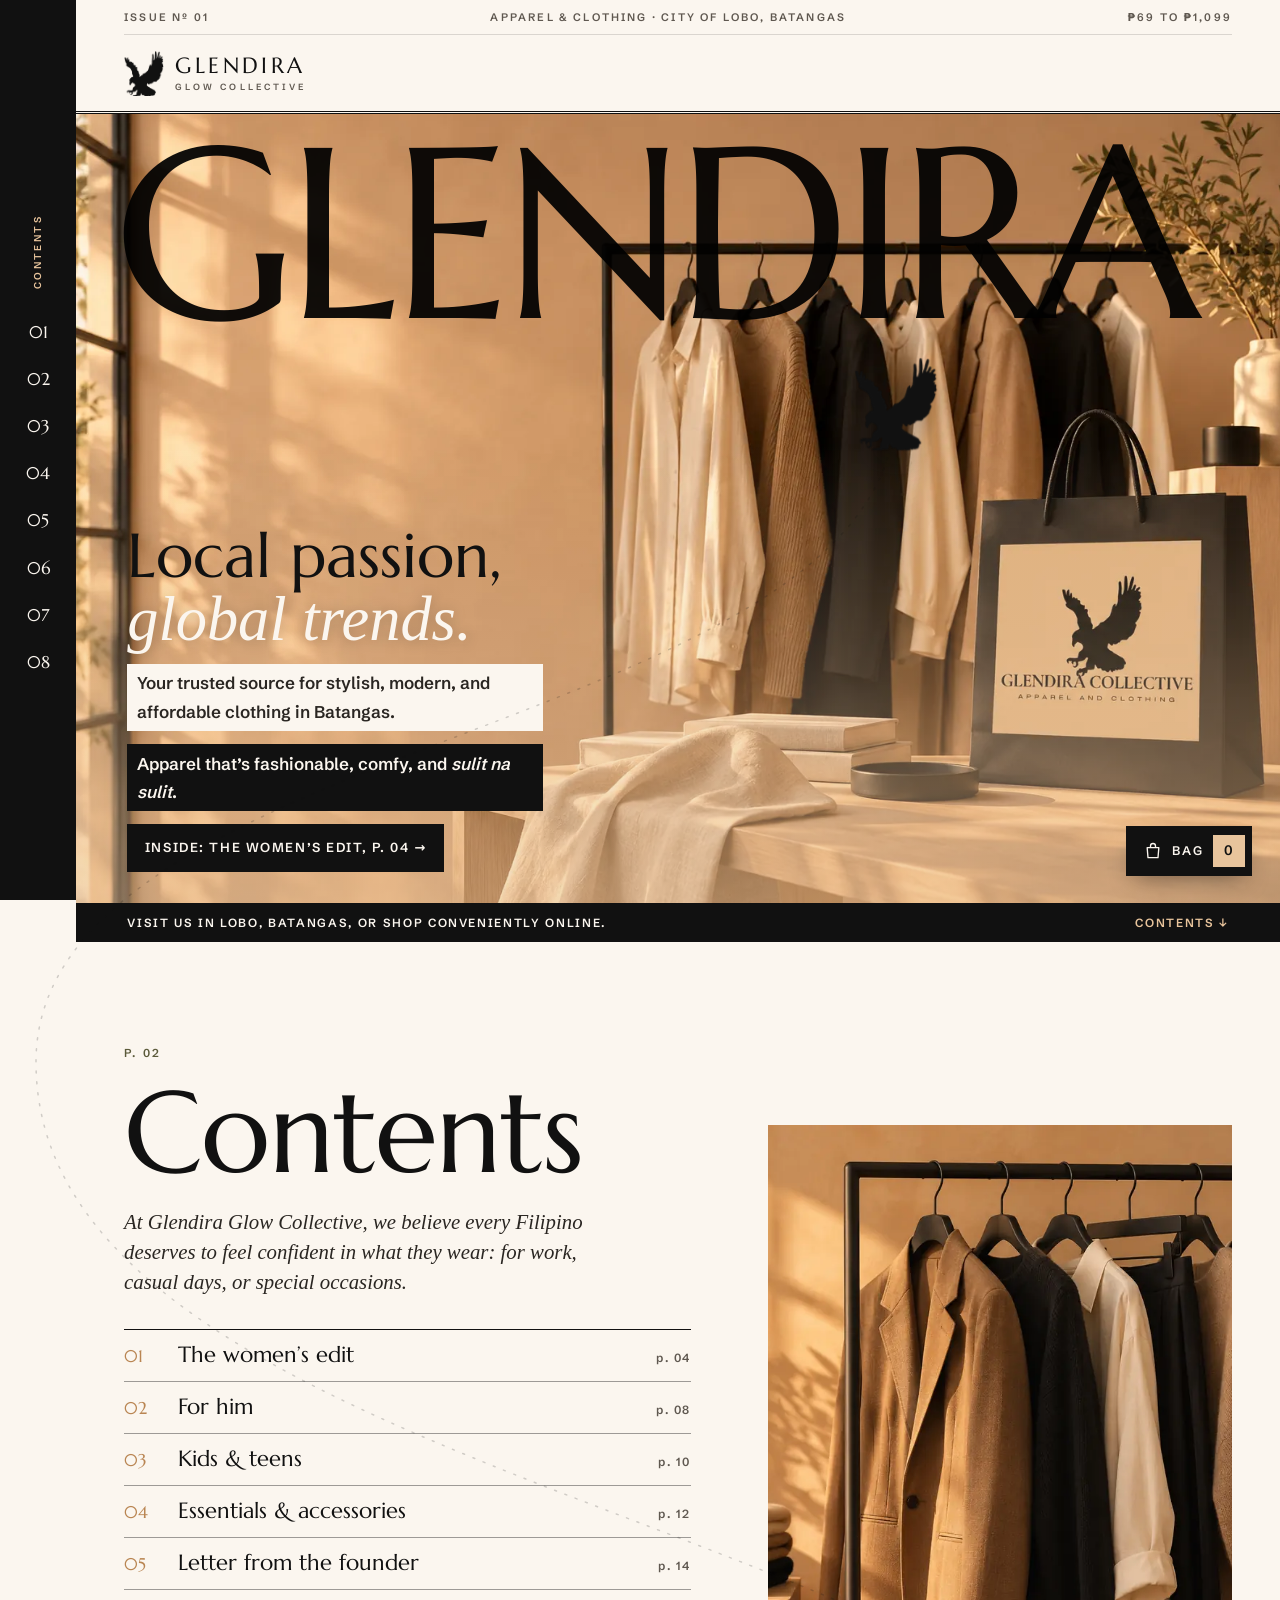
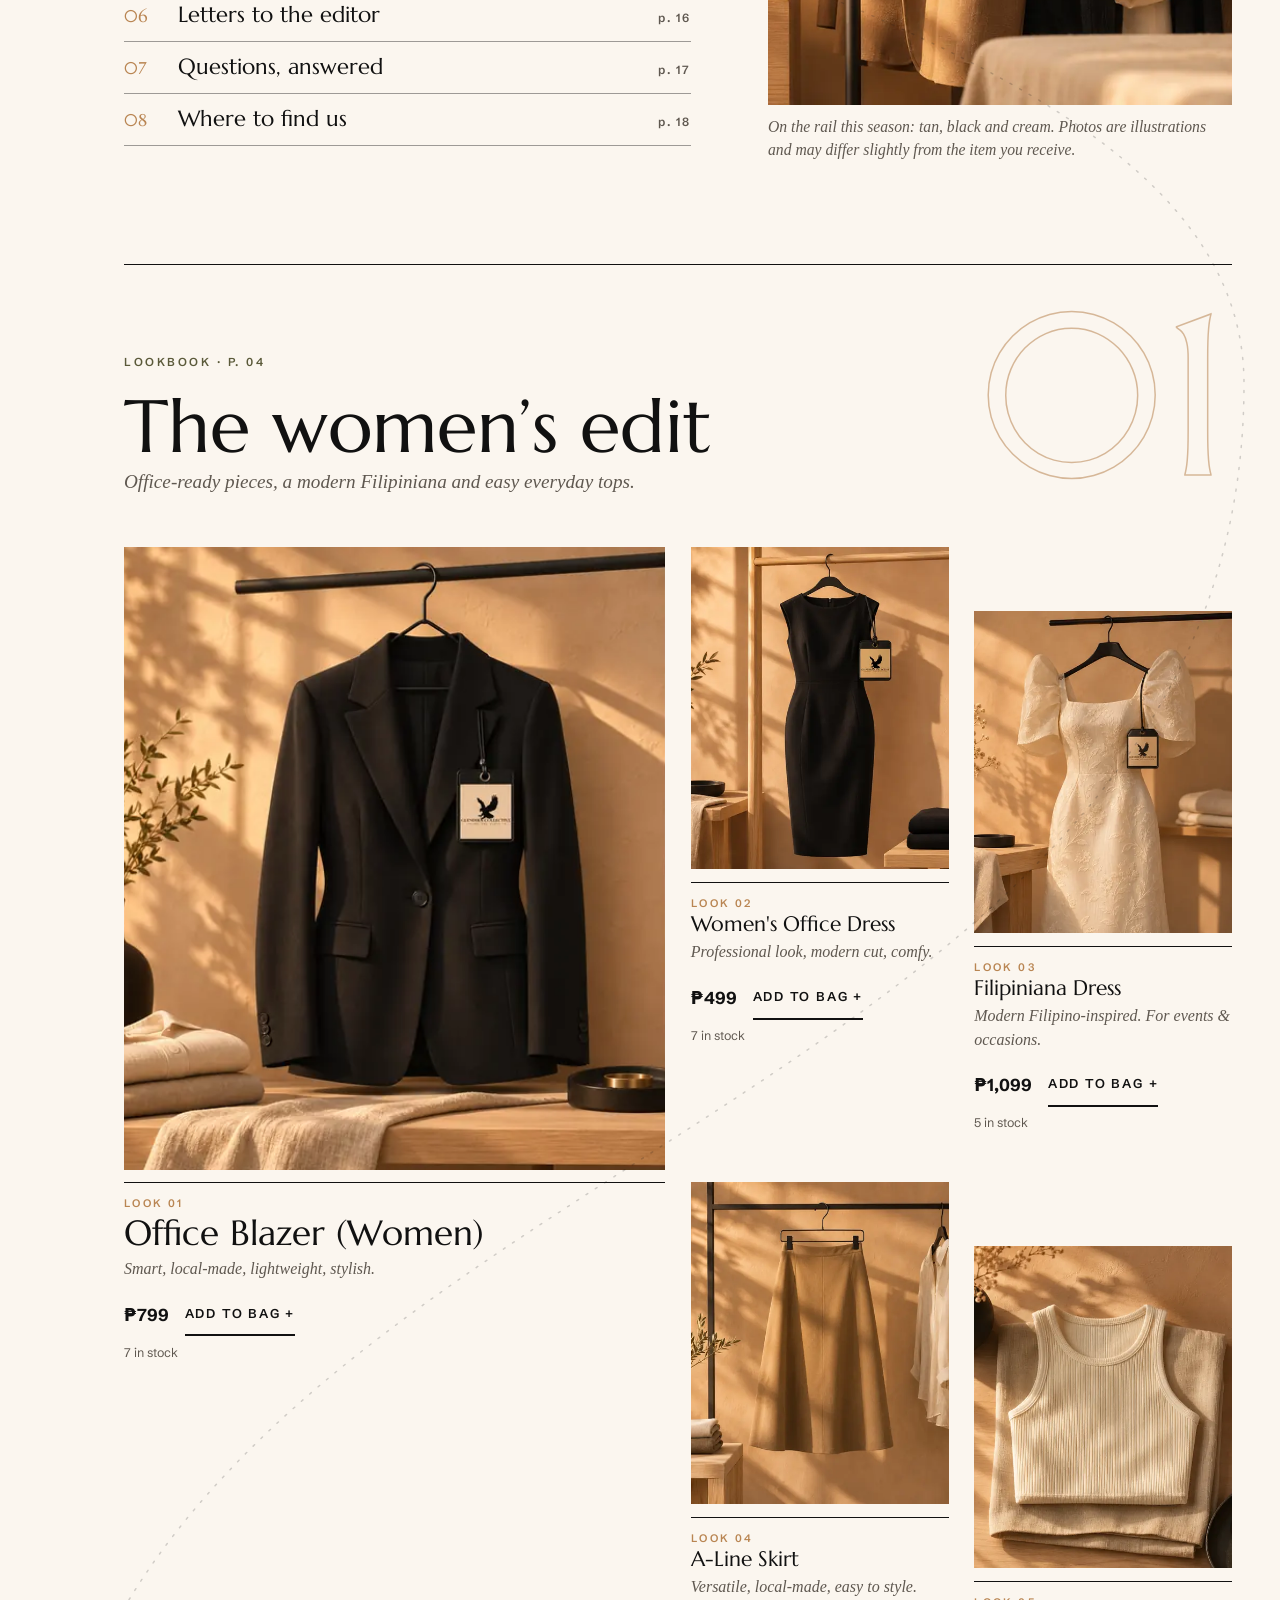
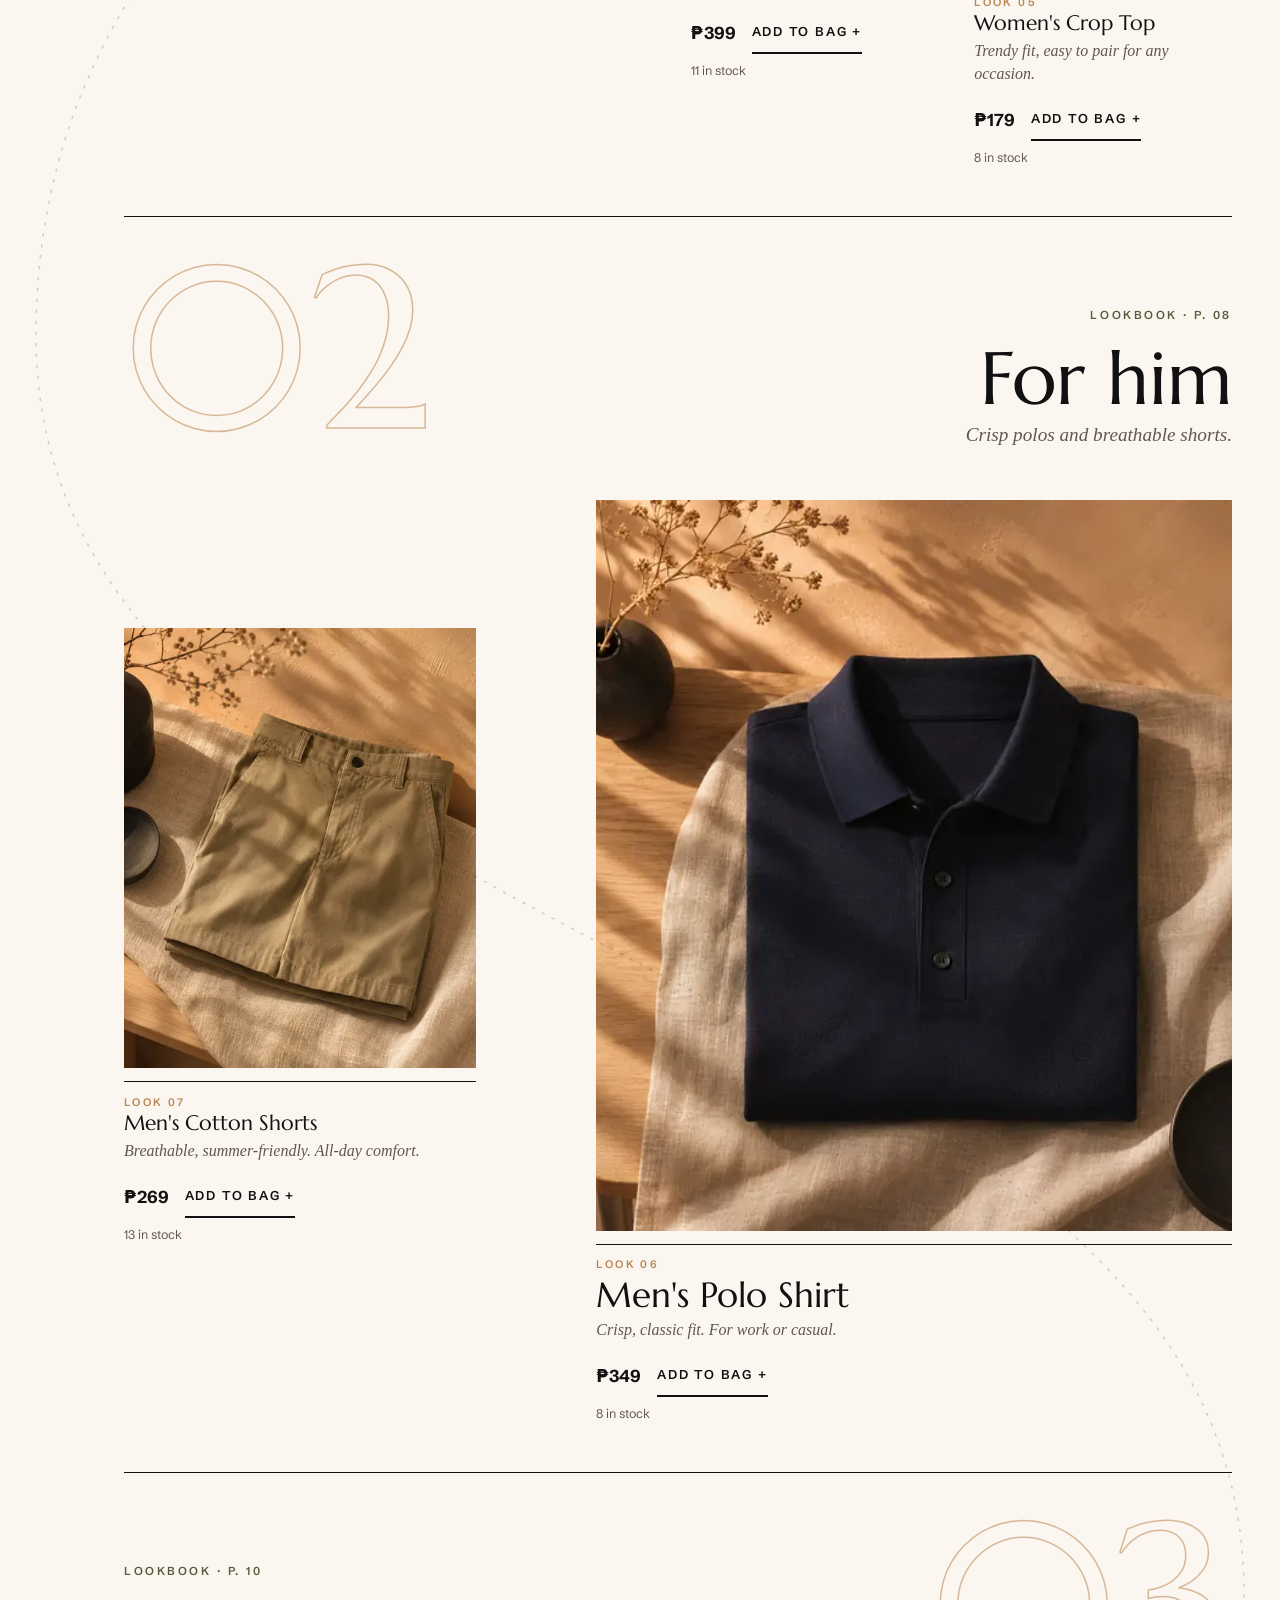
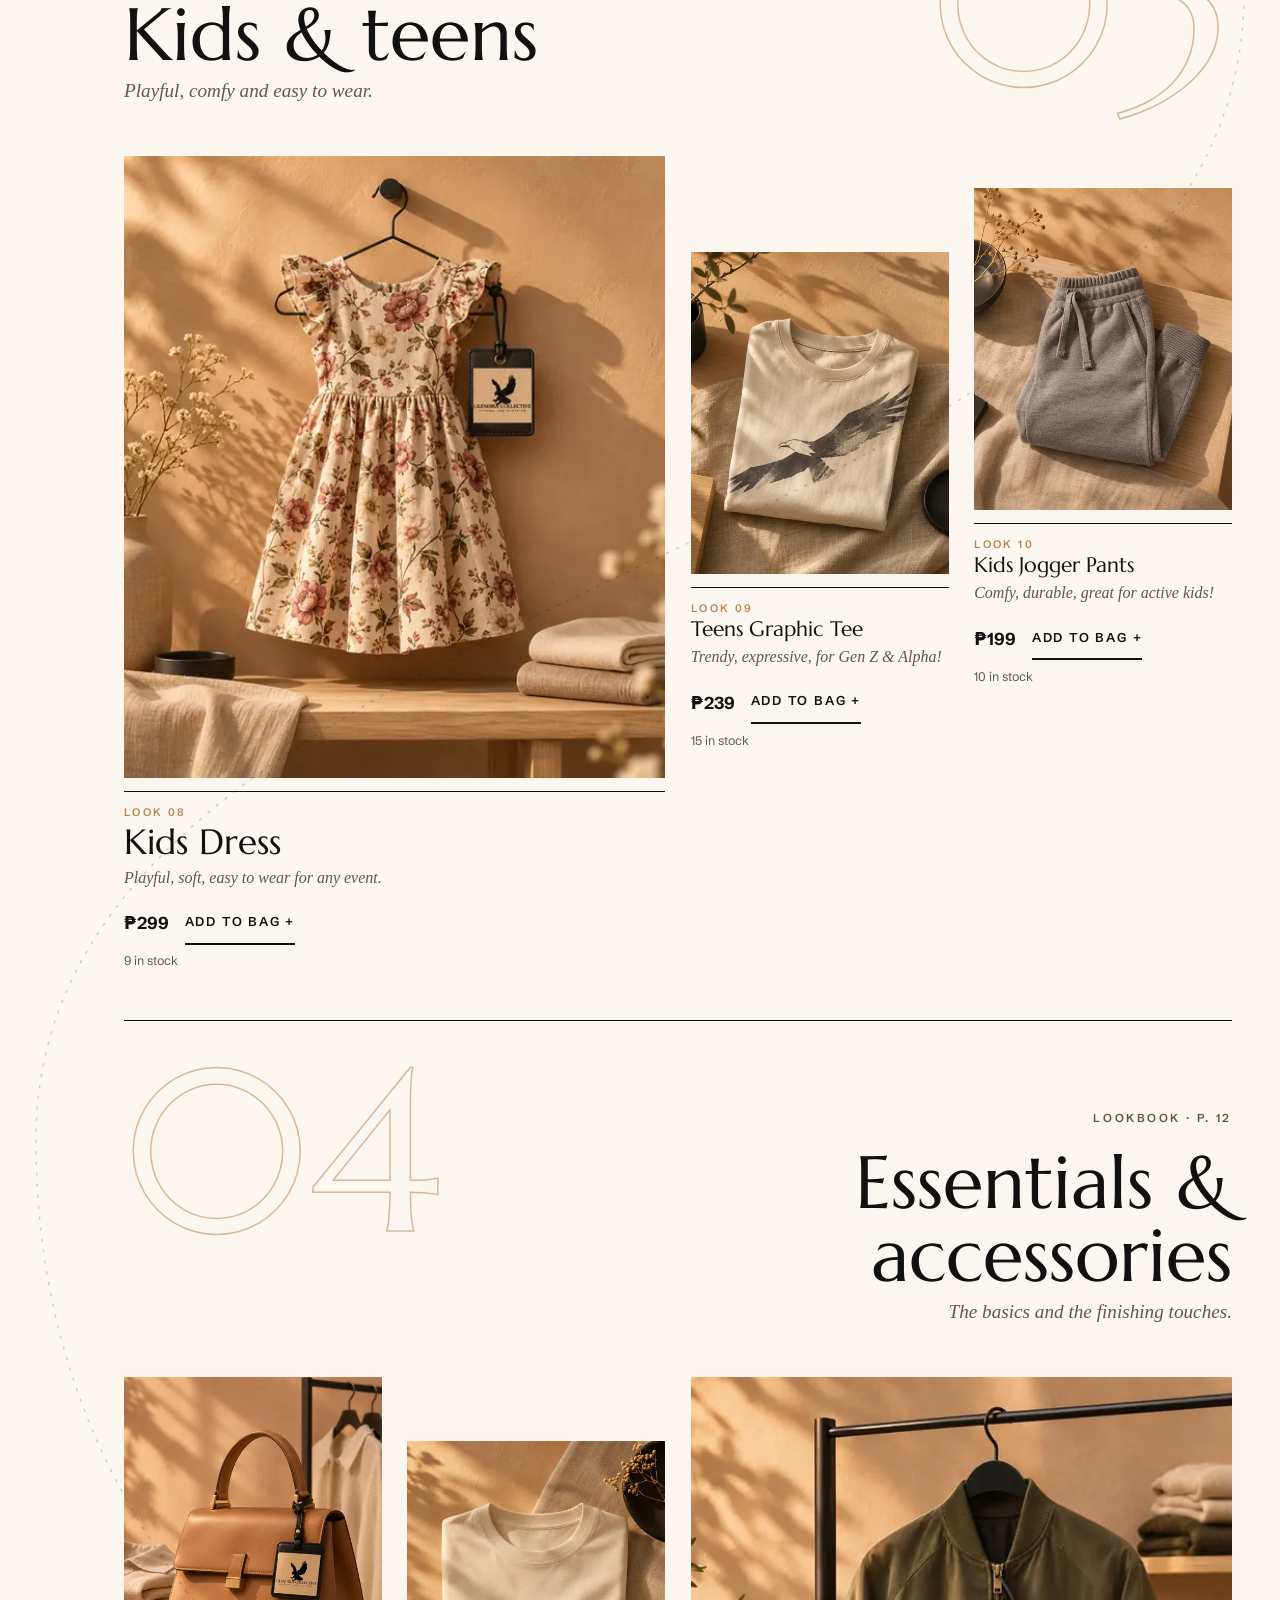
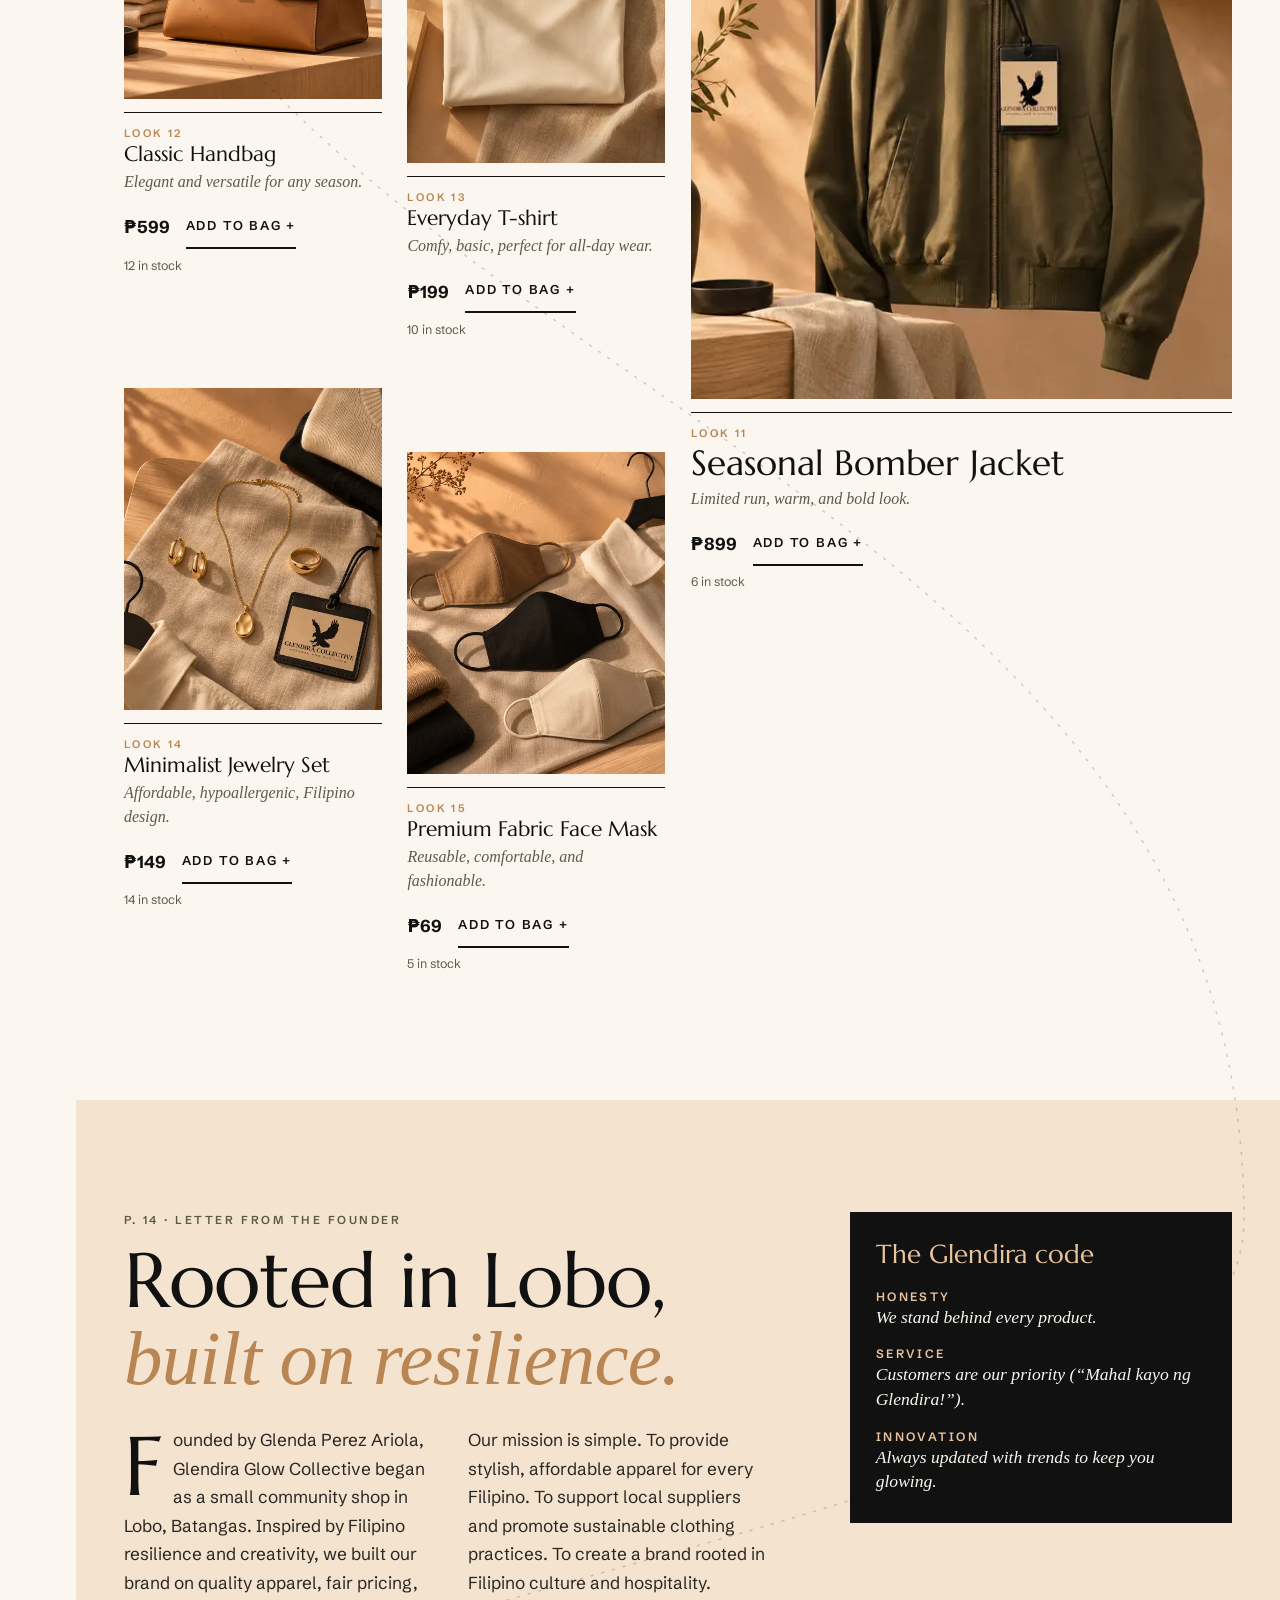
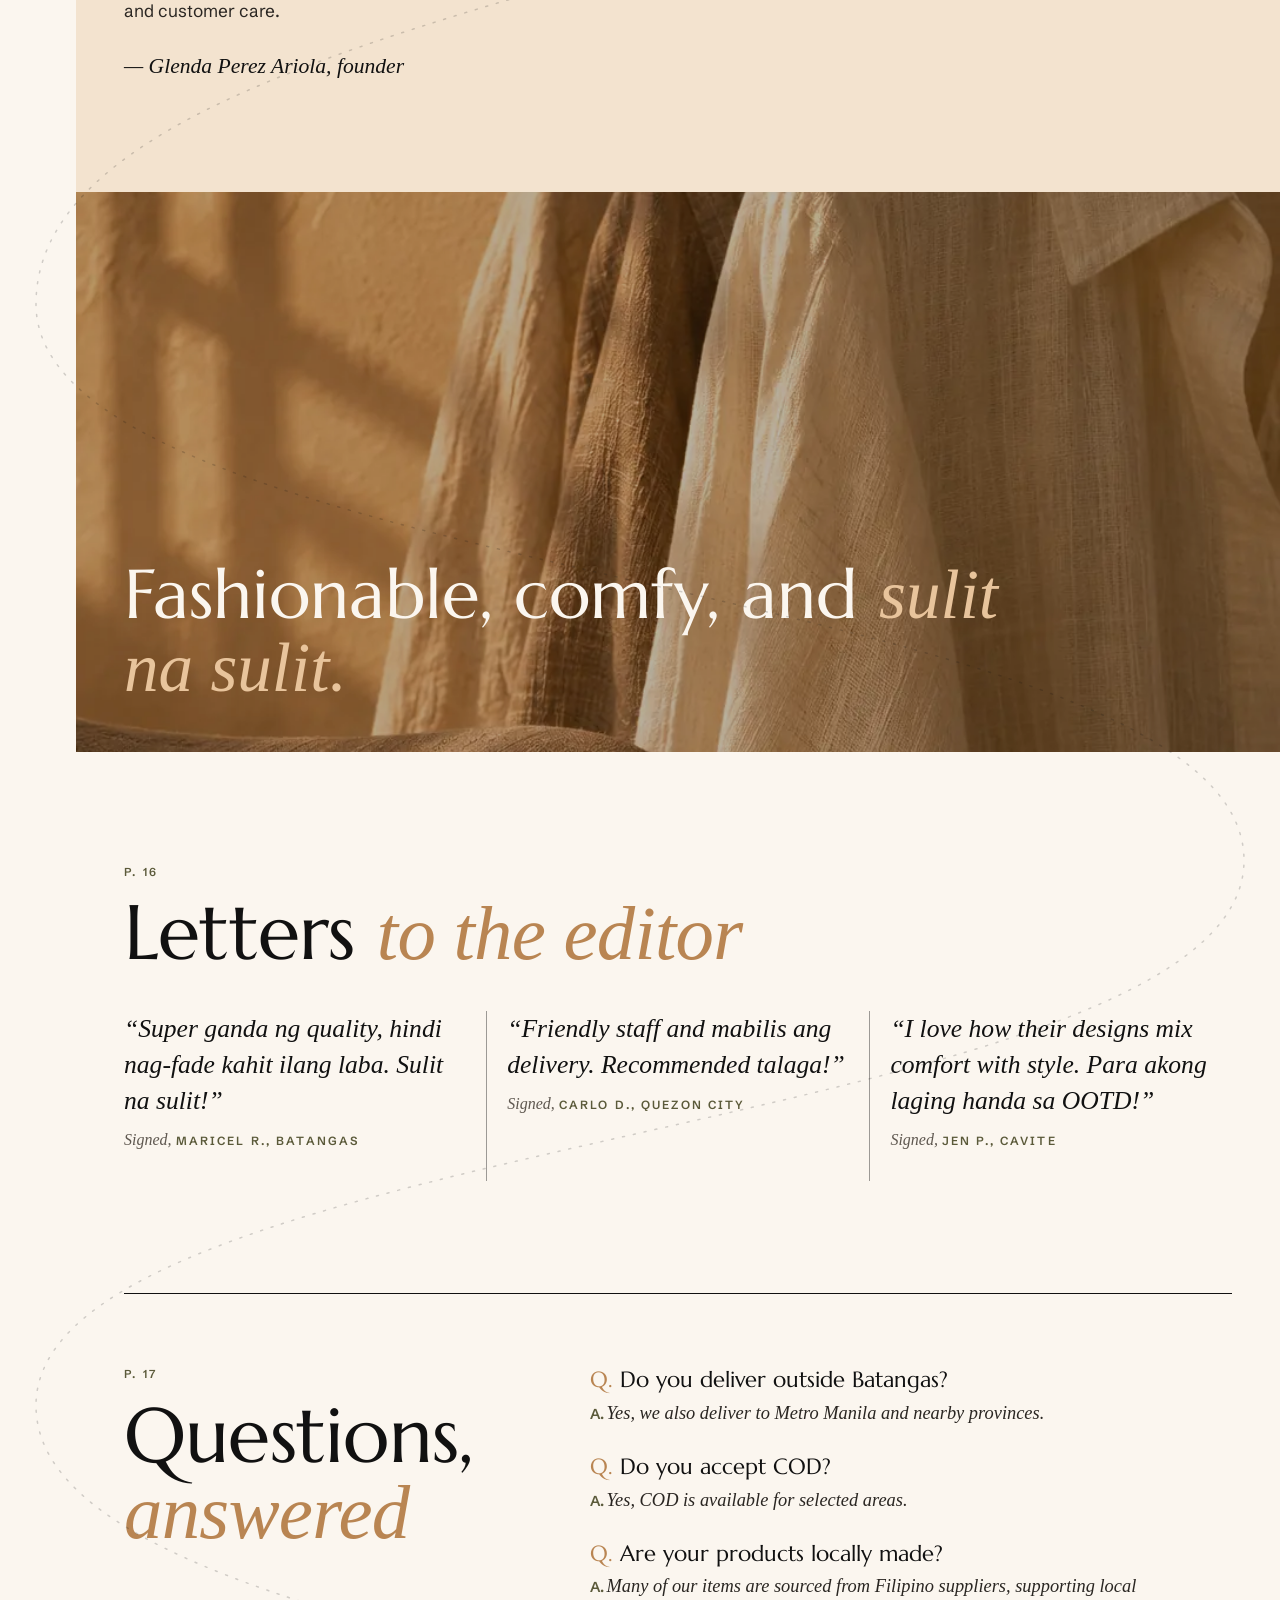
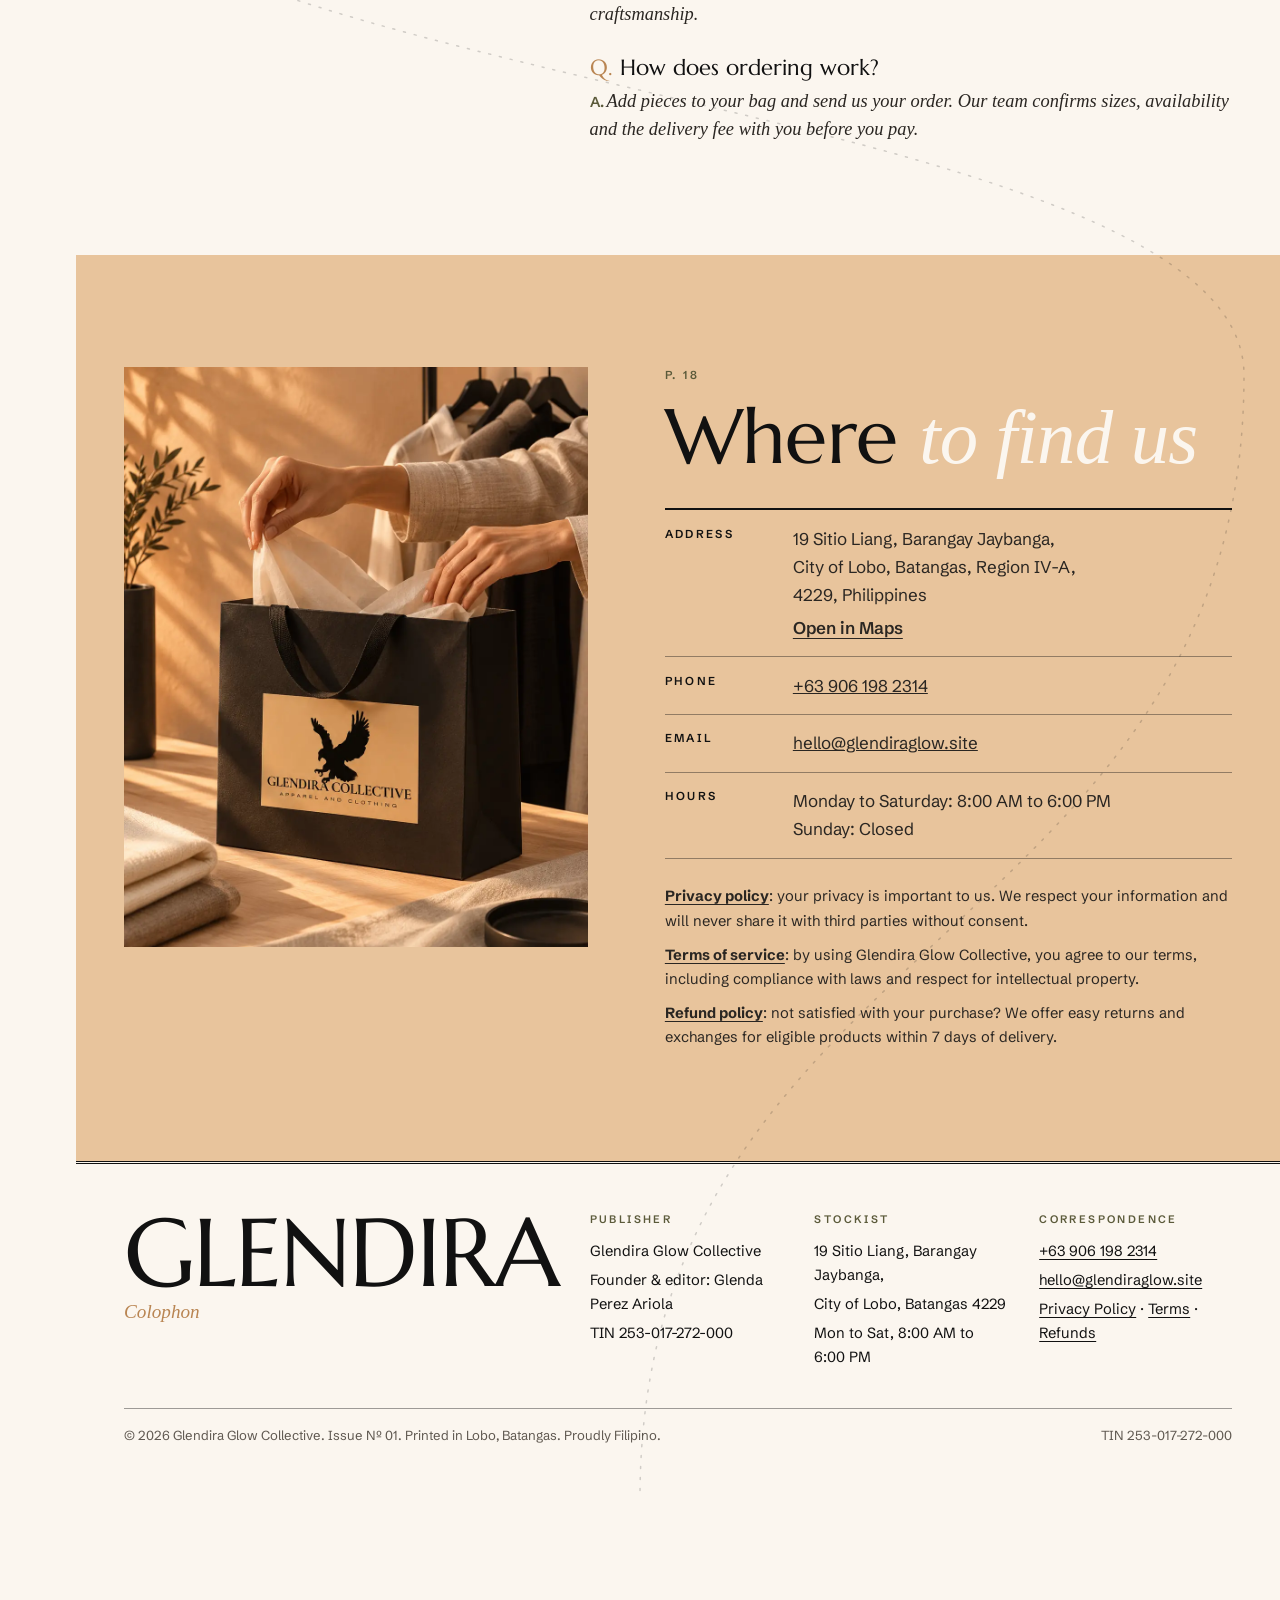
<file: index.html>
<!DOCTYPE html>
<html lang="en">
<head>
  <meta charset="UTF-8">
  <meta name="viewport" content="width=device-width, initial-scale=1">
  <title>Glendira Glow Collective | Modern Filipino Apparel in Lobo, Batangas</title>
  <meta name="description" content="Glendira Glow Collective in Lobo, Batangas: stylish, modern and affordable clothing for women, men and kids. Delivery to Metro Manila and nearby provinces.">
  <meta name="theme-color" content="#e8c49c">
  <link rel="icon" type="image/png" href="image/site/favicon.png">
  <link rel="stylesheet" href="assets/fonts.css">
  <link rel="stylesheet" href="assets/site.css">
  <link rel="canonical" href="https://glendiraglow.site/">
  <meta property="og:type" content="website">
  <meta property="og:title" content="Glendira Glow Collective">
  <meta property="og:description" content="Local passion, global trends. Stylish, modern and affordable Filipino apparel from Lobo, Batangas.">
  <meta property="og:url" content="https://glendiraglow.site/">
  <meta property="og:image" content="https://glendiraglow.site/image/site/og.jpg">
  <script type="application/ld+json">{"@context":"https://schema.org","@type":"ClothingStore","name":"Glendira Glow Collective","url":"https://glendiraglow.site/","email":"hello@glendiraglow.site","telephone":"+639061982314","image":"https://glendiraglow.site/image/site/og.jpg","address":{"@type":"PostalAddress","streetAddress":"19 Sitio Liang, Barangay Jaybanga","addressLocality":"City of Lobo","addressRegion":"Batangas","postalCode":"4229","addressCountry":"PH"},"openingHours":"Mo-Sa 08:00-18:00"}</script>
</head>
<body>
  <a class="skip-link" href="#main">Skip to content</a>
  <svg width="0" height="0" style="position:absolute" aria-hidden="true">
    <symbol id="i-menu" viewBox="0 0 24 24"><path d="M3 8h18M3 16h18"/></symbol>
    <symbol id="i-close" viewBox="0 0 24 24"><path d="m5 5 14 14M19 5 5 19"/></symbol>
    <symbol id="i-plus" viewBox="0 0 24 24"><path d="M12 5v14M5 12h14"/></symbol>
    <symbol id="i-minus" viewBox="0 0 24 24"><path d="M5 12h14"/></symbol>
  </svg>

  <header class="masthead" id="header">
    <div class="mast-top wrap"><span>Issue Nº 01</span><span class="mast-mid">Apparel &amp; clothing &middot; City of Lobo, Batangas</span><span>&#8369;69 to &#8369;1,099</span></div>
    <div class="mast-bar wrap">
      <a href="index.html" class="brand" aria-label="Glendira Glow Collective, home"><img class="brand-mark" src="image/site/eagle.webp" width="360" height="399" alt=""><span class="word"><span>Glendira</span><span>Glow Collective</span></span></a>
      <nav class="rail" aria-label="Contents">
        <ul class="nav-list" id="nav-list">
          <li class="rail-title" aria-hidden="true">Contents</li>
          <li><a href="#women" class="nav-link"><span class="r-no">01</span><span class="r-t">The women&rsquo;s edit</span></a></li><li><a href="#men" class="nav-link"><span class="r-no">02</span><span class="r-t">For him</span></a></li><li><a href="#kids" class="nav-link"><span class="r-no">03</span><span class="r-t">Kids &amp; teens</span></a></li><li><a href="#essentials" class="nav-link"><span class="r-no">04</span><span class="r-t">Essentials &amp; accessories</span></a></li><li><a href="#about" class="nav-link"><span class="r-no">05</span><span class="r-t">Letter from the founder</span></a></li><li><a href="#testimonials" class="nav-link"><span class="r-no">06</span><span class="r-t">Letters to the editor</span></a></li><li><a href="#faq" class="nav-link"><span class="r-no">07</span><span class="r-t">Questions, answered</span></a></li><li><a href="#contact" class="nav-link"><span class="r-no">08</span><span class="r-t">Where to find us</span></a></li>
          <li class="nav-close-li"><button class="nav-close" id="nav-close" aria-label="Close contents"><svg class="icon" aria-hidden="true"><use href="#i-close"/></svg></button></li>
        </ul>
      </nav>
    </div>
  </header>
  <div class="dock">
    <button class="nav-toggle" id="nav-toggle" aria-label="Open contents" aria-expanded="false" aria-controls="nav-list"><span>Contents</span></button>
    <button class="cart-btn" id="cart-btn" aria-label="Open my bag"><svg class="icon bag-ic" aria-hidden="true" viewBox="0 0 24 24"><path d="M5 8h14l-1 12H6zM9 8V6a3 3 0 0 1 6 0v2"/></svg><span class="cart-word">Bag</span><span class="cart-count">0</span></button>
  </div>

  <div class="cart-overlay" id="cart-overlay"></div>
  <aside class="cart-sidebar" id="cart-sidebar" aria-label="Your bag">
    <div class="cart-head"><h2>Your bag</h2><button class="cart-close" id="cart-close-btn" aria-label="Close"><svg class="icon" aria-hidden="true"><use href="#i-close"/></svg></button></div>
    <div class="cart-items" id="cart-items"></div>
    <div class="cart-foot" id="cart-foot">
      <div class="cart-total"><span>Total, before delivery</span><span class="price" id="cart-total"></span></div>
      <button class="btn" id="checkout-btn">Review my bag</button>
      <p>Nothing to pay yet. We confirm sizes and the total with you first.</p>
    </div>
  </aside>
  <div class="visually-hidden" id="cart-live" aria-live="polite"></div>

  <div class="flight" id="flight" aria-hidden="true">
    <svg class="flight-svg" id="flight-svg"><path id="flight-path" class="flight-trail" d=""/><path id="flight-done" class="flight-done" d=""/></svg>
    <img class="glider" id="glider" src="image/site/eagle.webp" width="360" height="399" alt="">
  </div>

  <main id="main">
    <section class="cover" id="home" aria-labelledby="cover-title">
      <figure class="cover-photo"><img src="image/site/hero-collective.webp" width="1600" height="1067" fetchpriority="high" alt="An airy clothing atelier with a black rail of tan, black and cream garments beside a tall window in golden light."></figure>
      <h1 class="cover-mast" id="cover-title"><span class="visually-hidden">Glendira Glow Collective: </span><span aria-hidden="true">Glendira</span></h1>
      <div class="coverlines">
        <p class="cl-big">Local passion, <em>global trends.</em></p>
        <p class="cl-small">Your trusted source for stylish, modern, and affordable clothing in Batangas.</p>
        <p class="cl-small cl-alt">Apparel that&rsquo;s fashionable, comfy, and <i lang="tl">sulit na sulit</i>.</p>
        <a href="#women" class="cl-link">Inside: the women&rsquo;s edit, p. 04 &rarr;</a>
      </div>
      <p class="cover-strip"><span>Visit us in Lobo, Batangas, or shop conveniently online.</span><a href="#contents">Contents &darr;</a></p>
    </section>

    <section class="contents" id="contents" aria-labelledby="contents-title">
      <div class="wrap contents-grid">
        <div>
          <p class="folio">p. 02</p>
          <h2 id="contents-title">Contents</h2>
          <p class="contents-dek">At Glendira Glow Collective, we believe every Filipino deserves to feel confident in what they wear: for work, casual days, or special occasions.</p>
          <ol class="contents-list"><li><a href="#women"><span class="c-no">01</span><span class="c-t">The women&rsquo;s edit</span><span class="c-p">p. 04</span></a></li><li><a href="#men"><span class="c-no">02</span><span class="c-t">For him</span><span class="c-p">p. 08</span></a></li><li><a href="#kids"><span class="c-no">03</span><span class="c-t">Kids &amp; teens</span><span class="c-p">p. 10</span></a></li><li><a href="#essentials"><span class="c-no">04</span><span class="c-t">Essentials &amp; accessories</span><span class="c-p">p. 12</span></a></li><li><a href="#about"><span class="c-no">05</span><span class="c-t">Letter from the founder</span><span class="c-p">p. 14</span></a></li><li><a href="#testimonials"><span class="c-no">06</span><span class="c-t">Letters to the editor</span><span class="c-p">p. 16</span></a></li><li><a href="#faq"><span class="c-no">07</span><span class="c-t">Questions, answered</span><span class="c-p">p. 17</span></a></li><li><a href="#contact"><span class="c-no">08</span><span class="c-t">Where to find us</span><span class="c-p">p. 18</span></a></li></ol>
        </div>
        <figure class="contents-photo"><img src="image/site/editorial/atelier-rail.webp" width="1200" height="800" loading="lazy" alt="A black clothing rail of tan, black and cream garments in golden light."><figcaption>On the rail this season: tan, black and cream. Photos are illustrations and may differ slightly from the item you receive.</figcaption></figure>
      </div>
    </section>

    <div class="wrap lookbooks" id="shop">
      <section class="spread" id="women" aria-labelledby="women-title">
        <header class="spread-head">
          <span class="spread-no" aria-hidden="true">01</span>
          <p class="folio">Lookbook &middot; p. 04</p>
          <h3 id="women-title">The women&rsquo;s edit</h3>
          <p class="dek">Office-ready pieces, a modern Filipiniana and easy everyday tops.</p>
        </header>
        <div class="lookbook" data-n="5">
            <article class="look product-card" data-id="2">
              <figure class="look-photo"><img src="image/site/products/02-office-blazer-women.webp" width="600" height="600" loading="lazy" alt="A women's black office blazer on a black hanger."></figure>
              <div class="look-cap">
                <p class="look-no">Look 01</p>
                <h4>Office Blazer (Women)</h4>
                <p class="look-desc">Smart, local-made, lightweight, stylish.</p>
                <div class="buy">
                  <p class="item-price"><span class="cur">₱</span>799</p>
                  <button type="button" class="add-btn product-add">Add to bag <span aria-hidden="true">+</span></button>
                  <span class="stepper" hidden>
                    <button type="button" data-a="dec" aria-label="Remove one Office Blazer (Women)"><svg class="icon" aria-hidden="true"><use href="#i-minus"/></svg></button>
                    <output aria-label="Quantity of Office Blazer (Women)">1</output>
                    <button type="button" data-a="inc" aria-label="Add one more Office Blazer (Women)"><svg class="icon" aria-hidden="true"><use href="#i-plus"/></svg></button>
                  </span>
                </div>
                <p class="stock">7 in stock</p>
              </div>
            </article>
            <article class="look product-card" data-id="10">
              <figure class="look-photo"><img src="image/site/products/10-womens-office-dress.webp" width="600" height="600" loading="lazy" alt="A women's black office sheath dress on a hanger."></figure>
              <div class="look-cap">
                <p class="look-no">Look 02</p>
                <h4>Women's Office Dress</h4>
                <p class="look-desc">Professional look, modern cut, comfy.</p>
                <div class="buy">
                  <p class="item-price"><span class="cur">₱</span>499</p>
                  <button type="button" class="add-btn product-add">Add to bag <span aria-hidden="true">+</span></button>
                  <span class="stepper" hidden>
                    <button type="button" data-a="dec" aria-label="Remove one Women's Office Dress"><svg class="icon" aria-hidden="true"><use href="#i-minus"/></svg></button>
                    <output aria-label="Quantity of Women's Office Dress">1</output>
                    <button type="button" data-a="inc" aria-label="Add one more Women's Office Dress"><svg class="icon" aria-hidden="true"><use href="#i-plus"/></svg></button>
                  </span>
                </div>
                <p class="stock">7 in stock</p>
              </div>
            </article>
            <article class="look product-card" data-id="3">
              <figure class="look-photo"><img src="image/site/products/03-filipiniana-dress.webp" width="600" height="600" loading="lazy" alt="An ivory Filipiniana dress with butterfly sleeves on a hanger."></figure>
              <div class="look-cap">
                <p class="look-no">Look 03</p>
                <h4>Filipiniana Dress</h4>
                <p class="look-desc">Modern Filipino-inspired. For events &amp; occasions.</p>
                <div class="buy">
                  <p class="item-price"><span class="cur">₱</span>1,099</p>
                  <button type="button" class="add-btn product-add">Add to bag <span aria-hidden="true">+</span></button>
                  <span class="stepper" hidden>
                    <button type="button" data-a="dec" aria-label="Remove one Filipiniana Dress"><svg class="icon" aria-hidden="true"><use href="#i-minus"/></svg></button>
                    <output aria-label="Quantity of Filipiniana Dress">1</output>
                    <button type="button" data-a="inc" aria-label="Add one more Filipiniana Dress"><svg class="icon" aria-hidden="true"><use href="#i-plus"/></svg></button>
                  </span>
                </div>
                <p class="stock">5 in stock</p>
              </div>
            </article>
            <article class="look product-card" data-id="6">
              <figure class="look-photo"><img src="image/site/products/06-a-line-skirt.webp" width="600" height="600" loading="lazy" alt="A tan A-line skirt on a black hanger."></figure>
              <div class="look-cap">
                <p class="look-no">Look 04</p>
                <h4>A-Line Skirt</h4>
                <p class="look-desc">Versatile, local-made, easy to style.</p>
                <div class="buy">
                  <p class="item-price"><span class="cur">₱</span>399</p>
                  <button type="button" class="add-btn product-add">Add to bag <span aria-hidden="true">+</span></button>
                  <span class="stepper" hidden>
                    <button type="button" data-a="dec" aria-label="Remove one A-Line Skirt"><svg class="icon" aria-hidden="true"><use href="#i-minus"/></svg></button>
                    <output aria-label="Quantity of A-Line Skirt">1</output>
                    <button type="button" data-a="inc" aria-label="Add one more A-Line Skirt"><svg class="icon" aria-hidden="true"><use href="#i-plus"/></svg></button>
                  </span>
                </div>
                <p class="stock">11 in stock</p>
              </div>
            </article>
            <article class="look product-card" data-id="14">
              <figure class="look-photo"><img src="image/site/products/14-womens-crop-top.webp" width="600" height="600" loading="lazy" alt="A women's cream ribbed crop top, folded."></figure>
              <div class="look-cap">
                <p class="look-no">Look 05</p>
                <h4>Women's Crop Top</h4>
                <p class="look-desc">Trendy fit, easy to pair for any occasion.</p>
                <div class="buy">
                  <p class="item-price"><span class="cur">₱</span>179</p>
                  <button type="button" class="add-btn product-add">Add to bag <span aria-hidden="true">+</span></button>
                  <span class="stepper" hidden>
                    <button type="button" data-a="dec" aria-label="Remove one Women's Crop Top"><svg class="icon" aria-hidden="true"><use href="#i-minus"/></svg></button>
                    <output aria-label="Quantity of Women's Crop Top">1</output>
                    <button type="button" data-a="inc" aria-label="Add one more Women's Crop Top"><svg class="icon" aria-hidden="true"><use href="#i-plus"/></svg></button>
                  </span>
                </div>
                <p class="stock">8 in stock</p>
              </div>
            </article>
        </div>
      </section>
      <section class="spread spread--flip" id="men" aria-labelledby="men-title">
        <header class="spread-head">
          <span class="spread-no" aria-hidden="true">02</span>
          <p class="folio">Lookbook &middot; p. 08</p>
          <h3 id="men-title">For him</h3>
          <p class="dek">Crisp polos and breathable shorts.</p>
        </header>
        <div class="lookbook" data-n="2">
            <article class="look product-card" data-id="4">
              <figure class="look-photo"><img src="image/site/products/04-mens-polo-shirt.webp" width="600" height="600" loading="lazy" alt="A men's navy polo shirt, folded."></figure>
              <div class="look-cap">
                <p class="look-no">Look 06</p>
                <h4>Men's Polo Shirt</h4>
                <p class="look-desc">Crisp, classic fit. For work or casual.</p>
                <div class="buy">
                  <p class="item-price"><span class="cur">₱</span>349</p>
                  <button type="button" class="add-btn product-add">Add to bag <span aria-hidden="true">+</span></button>
                  <span class="stepper" hidden>
                    <button type="button" data-a="dec" aria-label="Remove one Men's Polo Shirt"><svg class="icon" aria-hidden="true"><use href="#i-minus"/></svg></button>
                    <output aria-label="Quantity of Men's Polo Shirt">1</output>
                    <button type="button" data-a="inc" aria-label="Add one more Men's Polo Shirt"><svg class="icon" aria-hidden="true"><use href="#i-plus"/></svg></button>
                  </span>
                </div>
                <p class="stock">8 in stock</p>
              </div>
            </article>
            <article class="look product-card" data-id="9">
              <figure class="look-photo"><img src="image/site/products/09-mens-cotton-shorts.webp" width="600" height="600" loading="lazy" alt="Men's khaki cotton shorts, folded."></figure>
              <div class="look-cap">
                <p class="look-no">Look 07</p>
                <h4>Men's Cotton Shorts</h4>
                <p class="look-desc">Breathable, summer-friendly. All-day comfort.</p>
                <div class="buy">
                  <p class="item-price"><span class="cur">₱</span>269</p>
                  <button type="button" class="add-btn product-add">Add to bag <span aria-hidden="true">+</span></button>
                  <span class="stepper" hidden>
                    <button type="button" data-a="dec" aria-label="Remove one Men's Cotton Shorts"><svg class="icon" aria-hidden="true"><use href="#i-minus"/></svg></button>
                    <output aria-label="Quantity of Men's Cotton Shorts">1</output>
                    <button type="button" data-a="inc" aria-label="Add one more Men's Cotton Shorts"><svg class="icon" aria-hidden="true"><use href="#i-plus"/></svg></button>
                  </span>
                </div>
                <p class="stock">13 in stock</p>
              </div>
            </article>
        </div>
      </section>
      <section class="spread" id="kids" aria-labelledby="kids-title">
        <header class="spread-head">
          <span class="spread-no" aria-hidden="true">03</span>
          <p class="folio">Lookbook &middot; p. 10</p>
          <h3 id="kids-title">Kids &amp; teens</h3>
          <p class="dek">Playful, comfy and easy to wear.</p>
        </header>
        <div class="lookbook" data-n="3">
            <article class="look product-card" data-id="7">
              <figure class="look-photo"><img src="image/site/products/07-kids-dress.webp" width="600" height="600" loading="lazy" alt="A girl's floral dress on a small hanger."></figure>
              <div class="look-cap">
                <p class="look-no">Look 08</p>
                <h4>Kids Dress</h4>
                <p class="look-desc">Playful, soft, easy to wear for any event.</p>
                <div class="buy">
                  <p class="item-price"><span class="cur">₱</span>299</p>
                  <button type="button" class="add-btn product-add">Add to bag <span aria-hidden="true">+</span></button>
                  <span class="stepper" hidden>
                    <button type="button" data-a="dec" aria-label="Remove one Kids Dress"><svg class="icon" aria-hidden="true"><use href="#i-minus"/></svg></button>
                    <output aria-label="Quantity of Kids Dress">1</output>
                    <button type="button" data-a="inc" aria-label="Add one more Kids Dress"><svg class="icon" aria-hidden="true"><use href="#i-plus"/></svg></button>
                  </span>
                </div>
                <p class="stock">9 in stock</p>
              </div>
            </article>
            <article class="look product-card" data-id="5">
              <figure class="look-photo"><img src="image/site/products/05-teens-graphic-tee.webp" width="600" height="600" loading="lazy" alt="A graphic tee with an abstract eagle print, folded."></figure>
              <div class="look-cap">
                <p class="look-no">Look 09</p>
                <h4>Teens Graphic Tee</h4>
                <p class="look-desc">Trendy, expressive, for Gen Z &amp; Alpha!</p>
                <div class="buy">
                  <p class="item-price"><span class="cur">₱</span>239</p>
                  <button type="button" class="add-btn product-add">Add to bag <span aria-hidden="true">+</span></button>
                  <span class="stepper" hidden>
                    <button type="button" data-a="dec" aria-label="Remove one Teens Graphic Tee"><svg class="icon" aria-hidden="true"><use href="#i-minus"/></svg></button>
                    <output aria-label="Quantity of Teens Graphic Tee">1</output>
                    <button type="button" data-a="inc" aria-label="Add one more Teens Graphic Tee"><svg class="icon" aria-hidden="true"><use href="#i-plus"/></svg></button>
                  </span>
                </div>
                <p class="stock">15 in stock</p>
              </div>
            </article>
            <article class="look product-card" data-id="13">
              <figure class="look-photo"><img src="image/site/products/13-kids-jogger-pants.webp" width="600" height="600" loading="lazy" alt="Kids' grey jogger pants, folded."></figure>
              <div class="look-cap">
                <p class="look-no">Look 10</p>
                <h4>Kids Jogger Pants</h4>
                <p class="look-desc">Comfy, durable, great for active kids!</p>
                <div class="buy">
                  <p class="item-price"><span class="cur">₱</span>199</p>
                  <button type="button" class="add-btn product-add">Add to bag <span aria-hidden="true">+</span></button>
                  <span class="stepper" hidden>
                    <button type="button" data-a="dec" aria-label="Remove one Kids Jogger Pants"><svg class="icon" aria-hidden="true"><use href="#i-minus"/></svg></button>
                    <output aria-label="Quantity of Kids Jogger Pants">1</output>
                    <button type="button" data-a="inc" aria-label="Add one more Kids Jogger Pants"><svg class="icon" aria-hidden="true"><use href="#i-plus"/></svg></button>
                  </span>
                </div>
                <p class="stock">10 in stock</p>
              </div>
            </article>
        </div>
      </section>
      <section class="spread spread--flip" id="essentials" aria-labelledby="essentials-title">
        <header class="spread-head">
          <span class="spread-no" aria-hidden="true">04</span>
          <p class="folio">Lookbook &middot; p. 12</p>
          <h3 id="essentials-title">Essentials &amp; accessories</h3>
          <p class="dek">The basics and the finishing touches.</p>
        </header>
        <div class="lookbook" data-n="5">
            <article class="look product-card" data-id="8">
              <figure class="look-photo"><img src="image/site/products/08-seasonal-bomber-jacket.webp" width="600" height="600" loading="lazy" alt="An olive bomber jacket on a black hanger."></figure>
              <div class="look-cap">
                <p class="look-no">Look 11</p>
                <h4>Seasonal Bomber Jacket</h4>
                <p class="look-desc">Limited run, warm, and bold look.</p>
                <div class="buy">
                  <p class="item-price"><span class="cur">₱</span>899</p>
                  <button type="button" class="add-btn product-add">Add to bag <span aria-hidden="true">+</span></button>
                  <span class="stepper" hidden>
                    <button type="button" data-a="dec" aria-label="Remove one Seasonal Bomber Jacket"><svg class="icon" aria-hidden="true"><use href="#i-minus"/></svg></button>
                    <output aria-label="Quantity of Seasonal Bomber Jacket">1</output>
                    <button type="button" data-a="inc" aria-label="Add one more Seasonal Bomber Jacket"><svg class="icon" aria-hidden="true"><use href="#i-plus"/></svg></button>
                  </span>
                </div>
                <p class="stock">6 in stock</p>
              </div>
            </article>
            <article class="look product-card" data-id="11">
              <figure class="look-photo"><img src="image/site/products/11-classic-handbag.webp" width="600" height="600" loading="lazy" alt="A structured tan leather handbag."></figure>
              <div class="look-cap">
                <p class="look-no">Look 12</p>
                <h4>Classic Handbag</h4>
                <p class="look-desc">Elegant and versatile for any season.</p>
                <div class="buy">
                  <p class="item-price"><span class="cur">₱</span>599</p>
                  <button type="button" class="add-btn product-add">Add to bag <span aria-hidden="true">+</span></button>
                  <span class="stepper" hidden>
                    <button type="button" data-a="dec" aria-label="Remove one Classic Handbag"><svg class="icon" aria-hidden="true"><use href="#i-minus"/></svg></button>
                    <output aria-label="Quantity of Classic Handbag">1</output>
                    <button type="button" data-a="inc" aria-label="Add one more Classic Handbag"><svg class="icon" aria-hidden="true"><use href="#i-plus"/></svg></button>
                  </span>
                </div>
                <p class="stock">12 in stock</p>
              </div>
            </article>
            <article class="look product-card" data-id="1">
              <figure class="look-photo"><img src="image/site/products/01-everyday-t-shirt.webp" width="600" height="600" loading="lazy" alt="A plain cream t-shirt, folded."></figure>
              <div class="look-cap">
                <p class="look-no">Look 13</p>
                <h4>Everyday T-shirt</h4>
                <p class="look-desc">Comfy, basic, perfect for all-day wear.</p>
                <div class="buy">
                  <p class="item-price"><span class="cur">₱</span>199</p>
                  <button type="button" class="add-btn product-add">Add to bag <span aria-hidden="true">+</span></button>
                  <span class="stepper" hidden>
                    <button type="button" data-a="dec" aria-label="Remove one Everyday T-shirt"><svg class="icon" aria-hidden="true"><use href="#i-minus"/></svg></button>
                    <output aria-label="Quantity of Everyday T-shirt">1</output>
                    <button type="button" data-a="inc" aria-label="Add one more Everyday T-shirt"><svg class="icon" aria-hidden="true"><use href="#i-plus"/></svg></button>
                  </span>
                </div>
                <p class="stock">10 in stock</p>
              </div>
            </article>
            <article class="look product-card" data-id="12">
              <figure class="look-photo"><img src="image/site/products/12-minimalist-jewelry-set.webp" width="600" height="600" loading="lazy" alt="A minimalist gold necklace, earrings and ring on linen."></figure>
              <div class="look-cap">
                <p class="look-no">Look 14</p>
                <h4>Minimalist Jewelry Set</h4>
                <p class="look-desc">Affordable, hypoallergenic, Filipino design.</p>
                <div class="buy">
                  <p class="item-price"><span class="cur">₱</span>149</p>
                  <button type="button" class="add-btn product-add">Add to bag <span aria-hidden="true">+</span></button>
                  <span class="stepper" hidden>
                    <button type="button" data-a="dec" aria-label="Remove one Minimalist Jewelry Set"><svg class="icon" aria-hidden="true"><use href="#i-minus"/></svg></button>
                    <output aria-label="Quantity of Minimalist Jewelry Set">1</output>
                    <button type="button" data-a="inc" aria-label="Add one more Minimalist Jewelry Set"><svg class="icon" aria-hidden="true"><use href="#i-plus"/></svg></button>
                  </span>
                </div>
                <p class="stock">14 in stock</p>
              </div>
            </article>
            <article class="look product-card" data-id="15">
              <figure class="look-photo"><img src="image/site/products/15-premium-fabric-face-mask.webp" width="600" height="600" loading="lazy" alt="Three fabric face masks in tan, black and cream."></figure>
              <div class="look-cap">
                <p class="look-no">Look 15</p>
                <h4>Premium Fabric Face Mask</h4>
                <p class="look-desc">Reusable, comfortable, and fashionable.</p>
                <div class="buy">
                  <p class="item-price"><span class="cur">₱</span>69</p>
                  <button type="button" class="add-btn product-add">Add to bag <span aria-hidden="true">+</span></button>
                  <span class="stepper" hidden>
                    <button type="button" data-a="dec" aria-label="Remove one Premium Fabric Face Mask"><svg class="icon" aria-hidden="true"><use href="#i-minus"/></svg></button>
                    <output aria-label="Quantity of Premium Fabric Face Mask">1</output>
                    <button type="button" data-a="inc" aria-label="Add one more Premium Fabric Face Mask"><svg class="icon" aria-hidden="true"><use href="#i-plus"/></svg></button>
                  </span>
                </div>
                <p class="stock">5 in stock</p>
              </div>
            </article>
        </div>
      </section>
    </div>

    <section class="letter" id="about" aria-labelledby="about-title">
      <div class="wrap letter-grid">
        <div class="letter-body">
          <p class="folio">p. 14 &middot; Letter from the founder</p>
          <h2 id="about-title">Rooted in Lobo, <em>built on resilience.</em></h2>
          <div class="letter-cols">
            <p class="dropcap">Founded by Glenda Perez Ariola, Glendira Glow Collective began as a small community shop in Lobo, Batangas. Inspired by Filipino resilience and creativity, we built our brand on quality apparel, fair pricing, and customer care.</p>
            <p>Our mission is simple. To provide stylish, affordable apparel for every Filipino. To support local suppliers and promote sustainable clothing practices. To create a brand rooted in Filipino culture and hospitality.</p>
          </div>
          <p class="signoff">&mdash; Glenda Perez Ariola, founder</p>
        </div>
        <aside class="code" aria-labelledby="code-title">
          <h3 id="code-title">The Glendira code</h3>
          <dl>
            <div><dt>Honesty</dt><dd>We stand behind every product.</dd></div>
            <div><dt>Service</dt><dd>Customers are our priority (&ldquo;<span lang="tl">Mahal kayo ng Glendira!</span>&rdquo;).</dd></div>
            <div><dt>Innovation</dt><dd>Always updated with trends to keep you glowing.</dd></div>
          </dl>
        </aside>
      </div>
    </section>

    <section class="band" aria-label="Fabric">
      <figure class="band-photo"><img src="image/site/editorial/fabric-detail.webp" width="1200" height="1800" loading="lazy" alt="Close-up of linen and cotton folds in golden light."></figure>
      <p class="band-quote">Fashionable, comfy, and <em lang="tl">sulit na sulit.</em></p>
    </section>

    <section class="letters" id="testimonials" aria-labelledby="letters-title">
      <div class="wrap">
        <p class="folio">p. 16</p>
        <h2 id="letters-title">Letters <em>to the editor</em></h2>
        <div class="letters-cols">
          <figure><blockquote><p lang="tl">&ldquo;Super ganda ng quality, hindi nag-fade kahit ilang laba. Sulit na sulit!&rdquo;</p></blockquote><figcaption>Maricel R., Batangas</figcaption></figure>
          <figure><blockquote><p>&ldquo;Friendly staff and mabilis ang delivery. Recommended talaga!&rdquo;</p></blockquote><figcaption>Carlo D., Quezon City</figcaption></figure>
          <figure><blockquote><p>&ldquo;I love how their designs mix comfort with style. Para akong laging handa sa OOTD!&rdquo;</p></blockquote><figcaption>Jen P., Cavite</figcaption></figure>
        </div>
      </div>
    </section>

    <section class="qa" id="faq" aria-labelledby="faq-title">
      <div class="wrap qa-grid">
        <div><p class="folio">p. 17</p><h2 id="faq-title">Questions, <em>answered</em></h2></div>
        <dl class="qa-list">
          <div><dt>Do you deliver outside Batangas?</dt><dd>Yes, we also deliver to Metro Manila and nearby provinces.</dd></div>
          <div><dt>Do you accept COD?</dt><dd>Yes, COD is available for selected areas.</dd></div>
          <div><dt>Are your products locally made?</dt><dd>Many of our items are sourced from Filipino suppliers, supporting local craftsmanship.</dd></div>
          <div><dt>How does ordering work?</dt><dd>Add pieces to your bag and send us your order. Our team confirms sizes, availability and the delivery fee with you before you pay.</dd></div>
        </dl>
      </div>
    </section>

    <section class="stockist" id="contact" aria-labelledby="contact-title">
      <div class="wrap stockist-grid">
        <figure class="stockist-photo"><img src="image/site/editorial/shopping-bag.webp" width="1200" height="1800" loading="lazy" alt="Hands tucking tissue paper into a black Glendira shopping bag on a wooden counter."></figure>
        <div>
          <p class="folio">p. 18</p>
          <h2 id="contact-title">Where <em>to find us</em></h2>
          <address class="stock-table">
            <div><h3>Address</h3><p>19 Sitio Liang, Barangay Jaybanga,<br>City of Lobo, Batangas, Region IV-A,<br>4229, Philippines</p><a href="https://www.google.com/maps/search/?api=1&amp;query=Sitio+Liang+Jaybanga+Lobo+Batangas" rel="noopener">Open in Maps</a></div>
            <div><h3>Phone</h3><p><a href="tel:+639061982314">+63 906 198 2314</a></p></div>
            <div><h3>Email</h3><p><a href="mailto:hello@glendiraglow.site">hello@glendiraglow.site</a></p></div>
            <div><h3>Hours</h3><p>Monday to Saturday: 8:00 AM to 6:00 PM<br>Sunday: Closed</p></div>
          </address>
          <ul class="policy-line">
            <li><a href="privacy-policy.html">Privacy policy</a>: your privacy is important to us. We respect your information and will never share it with third parties without consent.</li>
            <li><a href="terms.html">Terms of service</a>: by using Glendira Glow Collective, you agree to our terms, including compliance with laws and respect for intellectual property.</li>
            <li><a href="refund-policy.html">Refund policy</a>: not satisfied with your purchase? We offer easy returns and exchanges for eligible products within 7 days of delivery.</li>
          </ul>
        </div>
      </div>
    </section>
  </main>

  <footer class="footer">
    <div class="wrap footer-top">
      <p class="footer-line"><span class="colophon-mast">Glendira</span><span class="colophon-sub">Colophon</span></p>
      <div><h2>Publisher</h2><ul><li>Glendira Glow Collective</li><li>Founder &amp; editor: Glenda Perez Ariola</li><li>TIN 253-017-272-000</li></ul></div>
      <div><h2>Stockist</h2><ul><li>19 Sitio Liang, Barangay Jaybanga,</li><li>City of Lobo, Batangas 4229</li><li>Mon to Sat, 8:00 AM to 6:00 PM</li></ul></div>
      <div><h2>Correspondence</h2><ul><li><a href="tel:+639061982314">+63 906 198 2314</a></li><li><a href="mailto:hello@glendiraglow.site">hello@glendiraglow.site</a></li><li><a href="privacy-policy.html">Privacy Policy</a> &middot; <a href="terms.html">Terms</a> &middot; <a href="refund-policy.html">Refunds</a></li></ul></div>
    </div>
    <div class="wrap footer-bottom"><span>&copy; <span class="footer-year">2026</span> Glendira Glow Collective. Issue Nº 01. Printed in Lobo, Batangas. Proudly Filipino.</span><span>TIN 253-017-272-000</span></div>
  </footer>
  <script src="assets/site.js"></script>
</body>
</html>
</file>
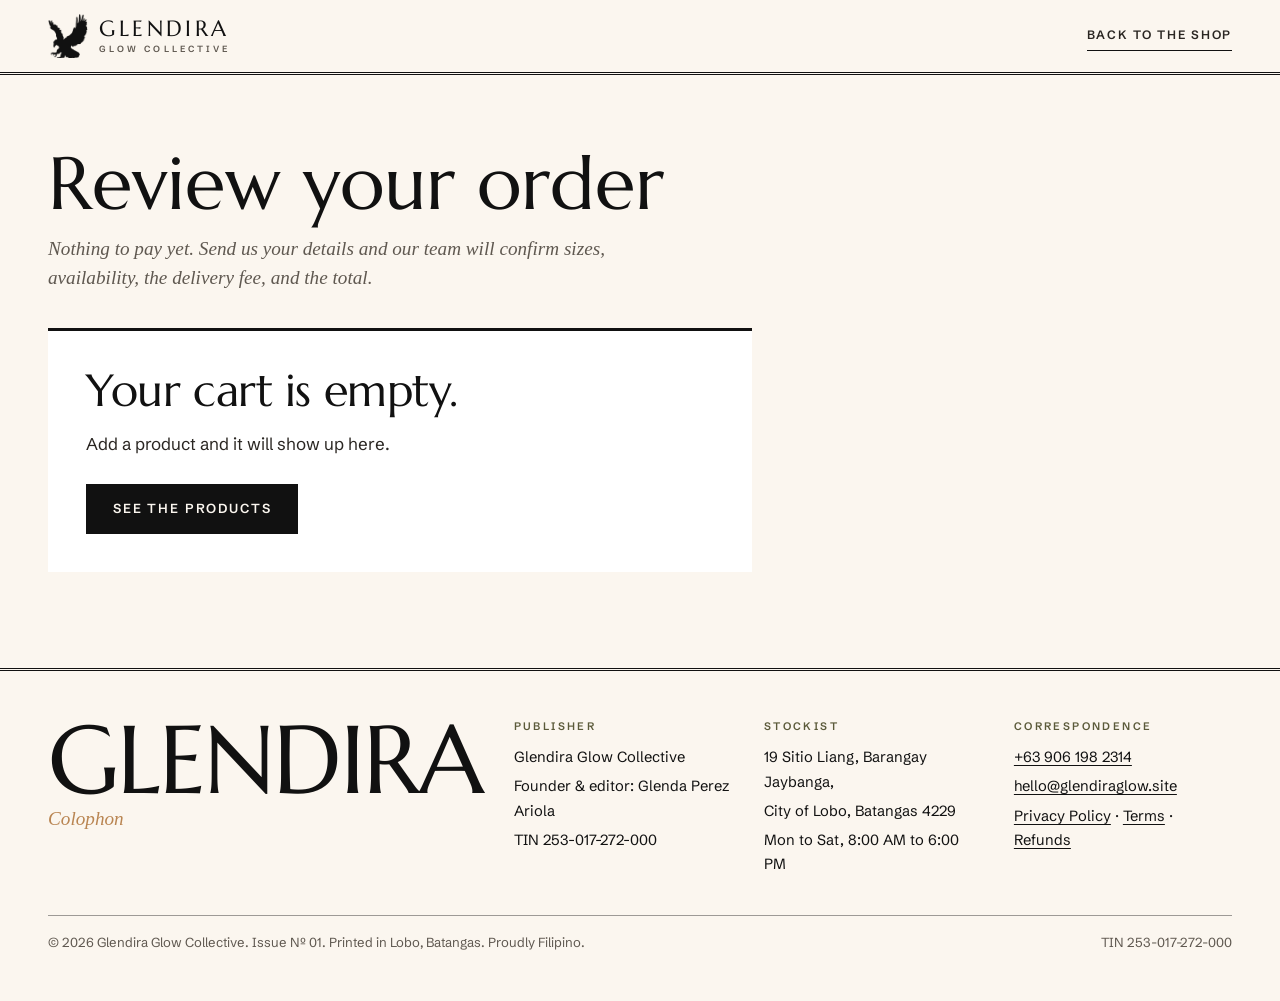
<file: order-summary.html>
<!DOCTYPE html>
<html lang="en">
<head>
  <meta charset="UTF-8">
  <meta name="viewport" content="width=device-width, initial-scale=1">
  <title>Review your order | Glendira Glow Collective</title>
  <meta name="theme-color" content="#e8c49c">
  <link rel="icon" type="image/png" href="image/site/favicon.png">
  <link rel="stylesheet" href="assets/fonts.css">
  <link rel="stylesheet" href="assets/site.css">
  <meta name="robots" content="noindex">
</head>
<body>
  <a class="skip-link" href="#main">Skip to content</a>
  <svg width="0" height="0" style="position:absolute" aria-hidden="true">
    <symbol id="i-menu" viewBox="0 0 24 24"><path d="M3 8h18M3 16h18"/></symbol>
    <symbol id="i-close" viewBox="0 0 24 24"><path d="m5 5 14 14M19 5 5 19"/></symbol>
    <symbol id="i-plus" viewBox="0 0 24 24"><path d="M12 5v14M5 12h14"/></symbol>
    <symbol id="i-minus" viewBox="0 0 24 24"><path d="M5 12h14"/></symbol>
  </svg>

  <header class="header header--plain">
    <nav class="nav wrap" aria-label="Main">
      <a href="index.html" class="brand" aria-label="Glendira Glow Collective, home"><img class="brand-mark" src="image/site/eagle.webp" width="360" height="399" alt=""><span class="word"><span>Glendira</span><span>Glow Collective</span></span></a>
      <a href="index.html#shop" class="nav-link back-link">Back to the shop</a>
    </nav>
  </header>
  <main id="main" class="order-page">
    <div class="wrap">
      <div id="order-intro" class="order-intro">
        <h1>Review your order</h1>
        <p class="lede">Nothing to pay yet. Send us your details and our team will confirm sizes, availability, the delivery fee, and the total.</p>
      </div>
      <div class="order" id="order-layout">
        <section class="order-form" aria-labelledby="details-title">
          <h2 id="details-title">Your details</h2>
          <form id="checkout-form">
            <div class="field"><label for="customer-name">Full name</label><input type="text" id="customer-name" required maxlength="80" autocomplete="name" aria-describedby="customer-name-error"><p class="field-error" id="customer-name-error"></p></div>
            <div class="field"><label for="customer-contact">Mobile number</label><input type="tel" id="customer-contact" required pattern="09\d{9}|\+639\d{9}" maxlength="13" autocomplete="tel" inputmode="tel" aria-describedby="customer-contact-hint customer-contact-error"><p class="field-hint" id="customer-contact-hint">Example: 09171234567 or +639171234567</p><p class="field-error" id="customer-contact-error"></p></div>
            <div class="field"><label for="customer-email">Email address <span>(optional)</span></label><input type="email" id="customer-email" maxlength="120" autocomplete="email"></div>
            <div class="field"><label for="customer-address">Delivery address</label><textarea id="customer-address" rows="3" required maxlength="180" autocomplete="street-address" aria-describedby="customer-address-error"></textarea><p class="field-error" id="customer-address-error"></p></div>
            <div class="field"><label for="customer-payment">Payment method</label><select id="customer-payment" required aria-describedby="customer-payment-error"><option value="" disabled selected>Select a payment method</option><option>Cash on Delivery (COD)</option><option>GCash</option><option>Bank Transfer</option></select><p class="field-error" id="customer-payment-error"></p></div>
            <div class="field"><label for="customer-notes">Notes <span>(optional)</span></label><textarea id="customer-notes" rows="2" maxlength="300"></textarea></div>
            <button type="submit" class="btn order-submit" id="checkout-btn-submit">Send my order</button>
          </form>
        </section>
        <aside class="summary" aria-labelledby="summary-title">
          <h2 id="summary-title">Your order</h2>
          <table id="summary-cart-list"><thead class="visually-hidden"><tr><th scope="col">Item</th><th scope="col">Subtotal</th></tr></thead><tbody id="summary-cart-body"></tbody></table>
          <div class="summary-total"><span>Total, before delivery</span><span class="price" id="summary-cart-total"></span></div>
          <p class="summary-note"><a href="index.html#shop">Change my order</a></p>
        </aside>
      </div>
      <div class="sent" id="order-empty" hidden>
        <h2>Your cart is empty.</h2>
        <p>Add a product and it will show up here.</p>
        <div class="hero-actions"><a class="btn" href="index.html#shop">See the products</a></div>
      </div>
      <div class="sent" id="order-sent" hidden>
        <h2 id="order-sent-title" tabindex="-1">One last step: send your order.</h2>
        <p>Your email app should open with your order written out. Press send there, and our team will contact you to confirm it.</p>
        <div class="hero-actions">
          <a class="btn" id="sent-email" href="mailto:hello@glendiraglow.site">Open the email again</a>
          <a class="btn btn--line" href="tel:+639061982314">Call +63 906 198 2314</a>
        </div>
        <div class="sent-copy"><button type="button" class="btn btn--line" id="sent-copy-btn">Copy my order</button><pre id="sent-text"></pre></div>
      </div>
    </div>
  </main>
  <footer class="footer">
    <div class="wrap footer-top">
      <p class="footer-line"><span class="colophon-mast">Glendira</span><span class="colophon-sub">Colophon</span></p>
      <div><h2>Publisher</h2><ul><li>Glendira Glow Collective</li><li>Founder &amp; editor: Glenda Perez Ariola</li><li>TIN 253-017-272-000</li></ul></div>
      <div><h2>Stockist</h2><ul><li>19 Sitio Liang, Barangay Jaybanga,</li><li>City of Lobo, Batangas 4229</li><li>Mon to Sat, 8:00 AM to 6:00 PM</li></ul></div>
      <div><h2>Correspondence</h2><ul><li><a href="tel:+639061982314">+63 906 198 2314</a></li><li><a href="mailto:hello@glendiraglow.site">hello@glendiraglow.site</a></li><li><a href="privacy-policy.html">Privacy Policy</a> &middot; <a href="terms.html">Terms</a> &middot; <a href="refund-policy.html">Refunds</a></li></ul></div>
    </div>
    <div class="wrap footer-bottom"><span>&copy; <span class="footer-year">2026</span> Glendira Glow Collective. Issue Nº 01. Printed in Lobo, Batangas. Proudly Filipino.</span><span>TIN 253-017-272-000</span></div>
  </footer>
  <script src="assets/site.js"></script>
</body>
</html>
</file>
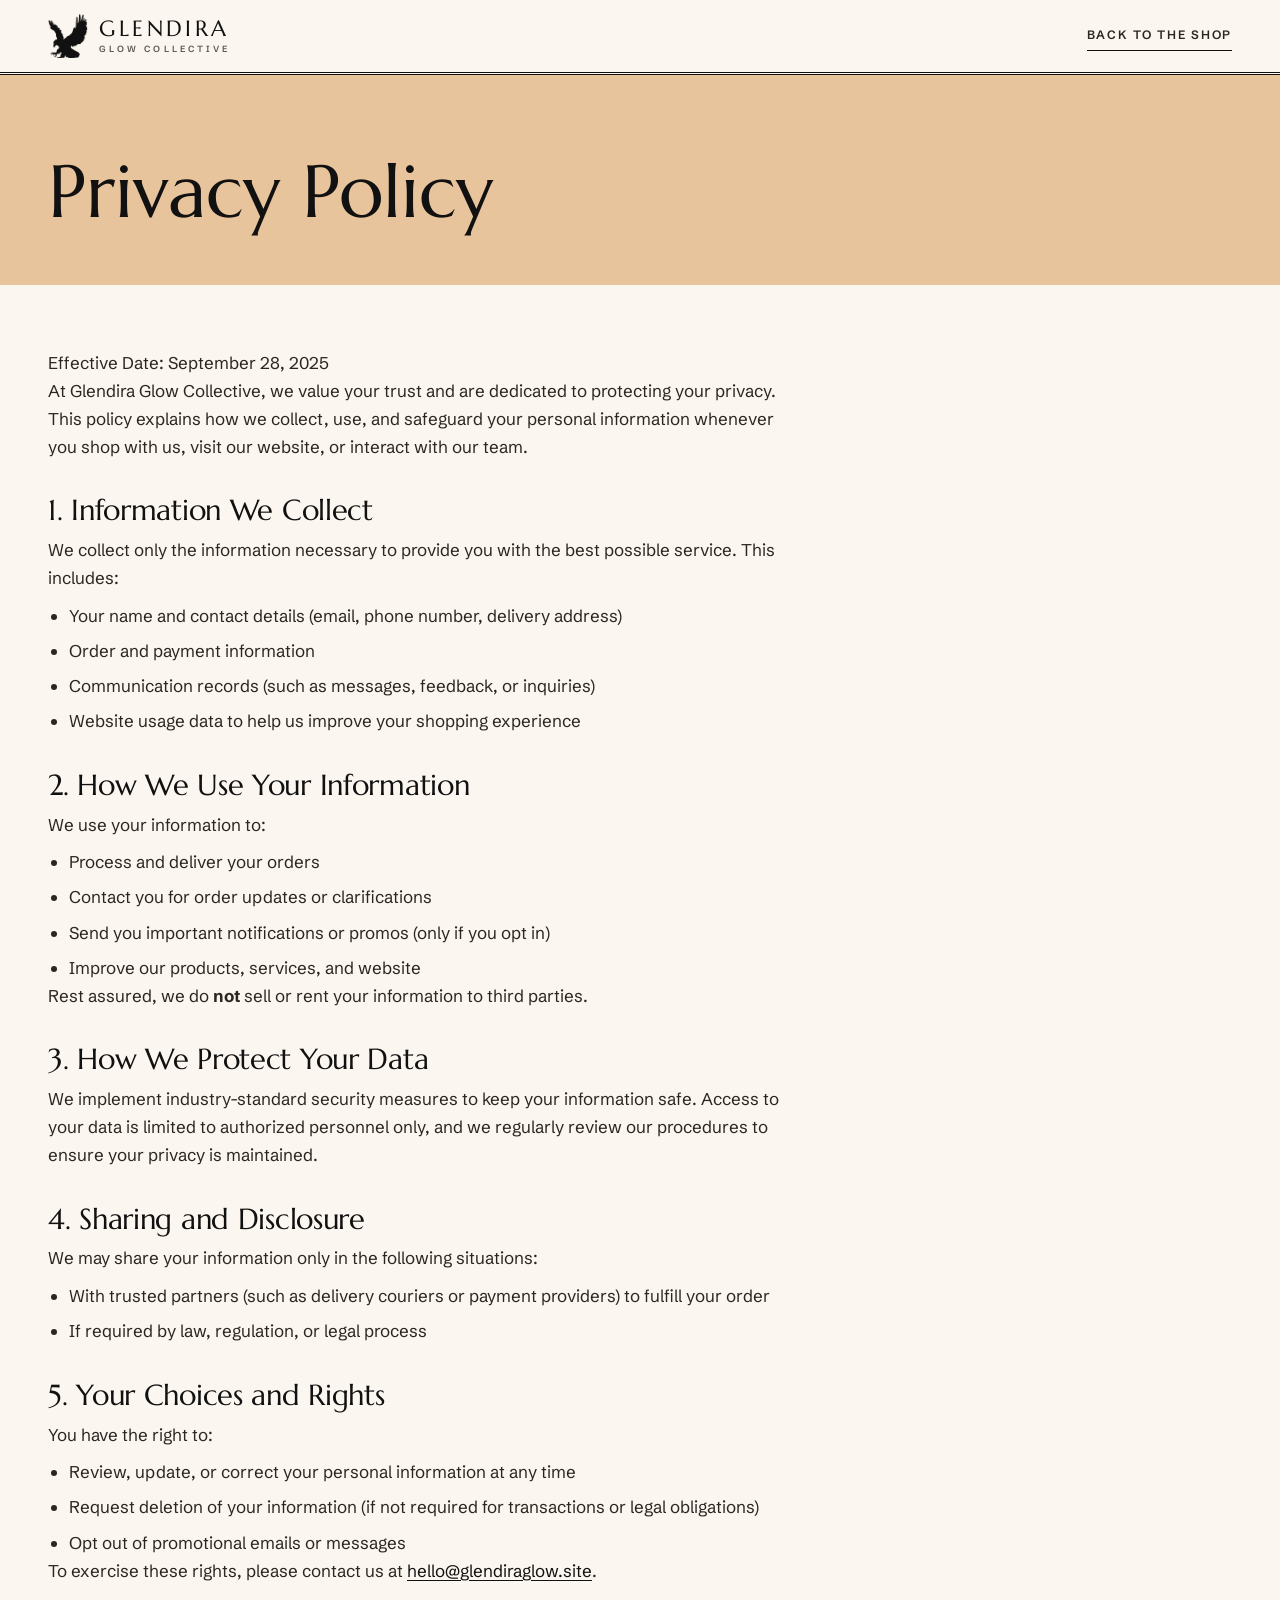
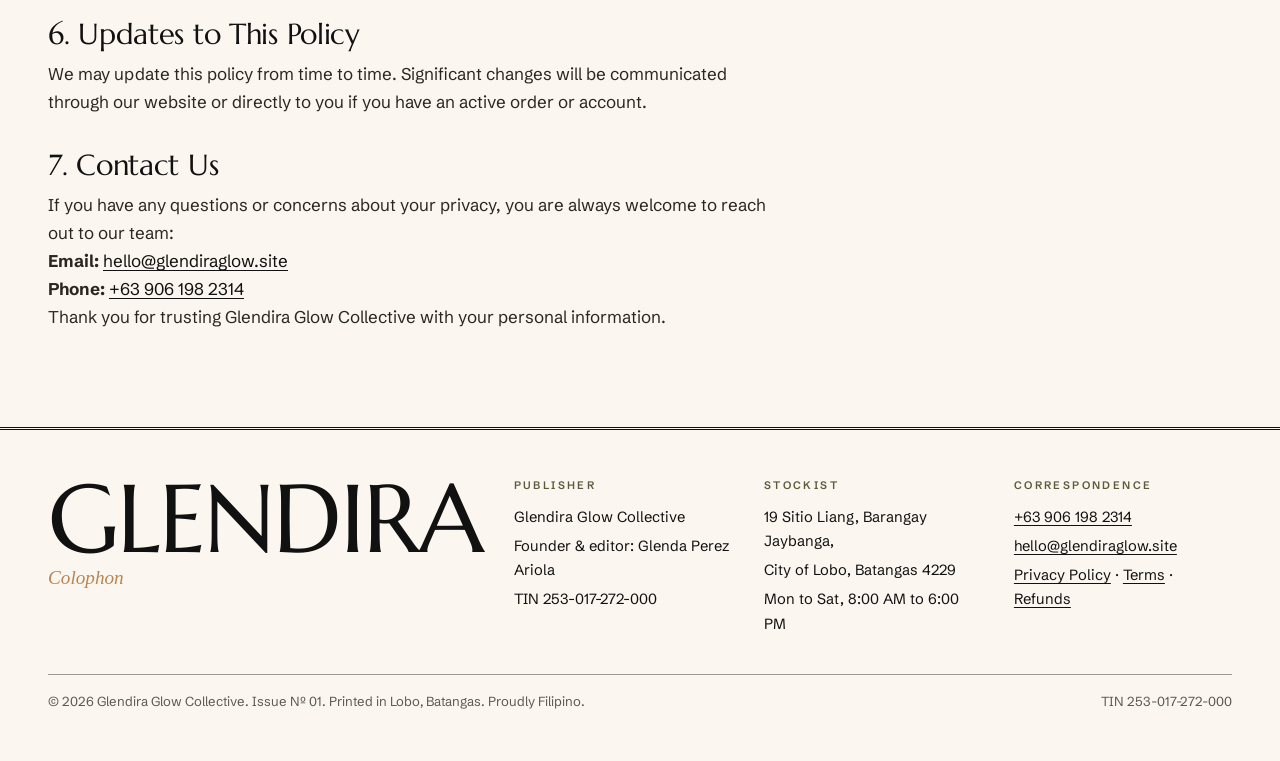
<file: privacy-policy.html>
<!DOCTYPE html>
<html lang="en">
<head>
  <meta charset="UTF-8">
  <meta name="viewport" content="width=device-width, initial-scale=1">
  <title>Privacy Policy | Glendira Glow Collective</title>
  <meta name="theme-color" content="#e8c49c">
  <link rel="icon" type="image/png" href="image/site/favicon.png">
  <link rel="stylesheet" href="assets/fonts.css">
  <link rel="stylesheet" href="assets/site.css">
</head>
<body>
  <a class="skip-link" href="#main">Skip to content</a>
  <svg width="0" height="0" style="position:absolute" aria-hidden="true">
    <symbol id="i-menu" viewBox="0 0 24 24"><path d="M3 8h18M3 16h18"/></symbol>
    <symbol id="i-close" viewBox="0 0 24 24"><path d="m5 5 14 14M19 5 5 19"/></symbol>
    <symbol id="i-plus" viewBox="0 0 24 24"><path d="M12 5v14M5 12h14"/></symbol>
    <symbol id="i-minus" viewBox="0 0 24 24"><path d="M5 12h14"/></symbol>
  </svg>

  <header class="header header--plain">
    <nav class="nav wrap" aria-label="Main">
      <a href="index.html" class="brand" aria-label="Glendira Glow Collective, home"><img class="brand-mark" src="image/site/eagle.webp" width="360" height="399" alt=""><span class="word"><span>Glendira</span><span>Glow Collective</span></span></a>
      <a href="index.html#shop" class="nav-link back-link">Back to the shop</a>
    </nav>
  </header>
  <main id="main">
    <section class="legal-head"><div class="wrap"><h1>Privacy Policy</h1></div></section>
    <div class="wrap legal-body"><article class="legal">
    <div>
      <div>Effective Date: September 28, 2025</div>
      <div>
        At Glendira Glow Collective, we value your trust and are dedicated to protecting your privacy. This policy explains how we collect, use, and safeguard your personal information whenever you shop with us, visit our website, or interact with our team.
      </div>
      <h2>1. Information We Collect</h2>
      <div>
        We collect only the information necessary to provide you with the best possible service. This includes:
        <ul>
          <li>Your name and contact details (email, phone number, delivery address)</li>
          <li>Order and payment information</li>
          <li>Communication records (such as messages, feedback, or inquiries)</li>
          <li>Website usage data to help us improve your shopping experience</li>
        </ul>
      </div>
      <h2>2. How We Use Your Information</h2>
      <div>
        We use your information to:
        <ul>
          <li>Process and deliver your orders</li>
          <li>Contact you for order updates or clarifications</li>
          <li>Send you important notifications or promos (only if you opt in)</li>
          <li>Improve our products, services, and website</li>
        </ul>
        Rest assured, we do <b>not</b> sell or rent your information to third parties.
      </div>
      <h2>3. How We Protect Your Data</h2>
      <div>
        We implement industry-standard security measures to keep your information safe. Access to your data is limited to authorized personnel only, and we regularly review our procedures to ensure your privacy is maintained.
      </div>
      <h2>4. Sharing and Disclosure</h2>
      <div>
        We may share your information only in the following situations:
        <ul>
          <li>With trusted partners (such as delivery couriers or payment providers) to fulfill your order</li>
          <li>If required by law, regulation, or legal process</li>
        </ul>
      </div>
      <h2>5. Your Choices and Rights</h2>
      <div>
        You have the right to:
        <ul>
          <li>Review, update, or correct your personal information at any time</li>
          <li>Request deletion of your information (if not required for transactions or legal obligations)</li>
          <li>Opt out of promotional emails or messages</li>
        </ul>
        To exercise these rights, please contact us at <a href="mailto:hello@glendiraglow.site">hello@glendiraglow.site</a>.
      </div>
      <h2>6. Updates to This Policy</h2>
      <div>
        We may update this policy from time to time. Significant changes will be communicated through our website or directly to you if you have an active order or account.
      </div>
      <h2>7. Contact Us</h2>
      <div>
        If you have any questions or concerns about your privacy, you are always welcome to reach out to our team:<br>
        <b>Email:</b> <a href="mailto:hello@glendiraglow.site">hello@glendiraglow.site</a><br>
        <b>Phone:</b> <a href="tel:+639061982314">+63 906 198 2314</a>
      </div>
      <div>
        Thank you for trusting Glendira Glow Collective with your personal information.
      </div>
    </div>
  </article></div>
  </main>
  <footer class="footer">
    <div class="wrap footer-top">
      <p class="footer-line"><span class="colophon-mast">Glendira</span><span class="colophon-sub">Colophon</span></p>
      <div><h2>Publisher</h2><ul><li>Glendira Glow Collective</li><li>Founder &amp; editor: Glenda Perez Ariola</li><li>TIN 253-017-272-000</li></ul></div>
      <div><h2>Stockist</h2><ul><li>19 Sitio Liang, Barangay Jaybanga,</li><li>City of Lobo, Batangas 4229</li><li>Mon to Sat, 8:00 AM to 6:00 PM</li></ul></div>
      <div><h2>Correspondence</h2><ul><li><a href="tel:+639061982314">+63 906 198 2314</a></li><li><a href="mailto:hello@glendiraglow.site">hello@glendiraglow.site</a></li><li><a href="privacy-policy.html">Privacy Policy</a> &middot; <a href="terms.html">Terms</a> &middot; <a href="refund-policy.html">Refunds</a></li></ul></div>
    </div>
    <div class="wrap footer-bottom"><span>&copy; <span class="footer-year">2026</span> Glendira Glow Collective. Issue Nº 01. Printed in Lobo, Batangas. Proudly Filipino.</span><span>TIN 253-017-272-000</span></div>
  </footer>
  <script src="assets/site.js"></script>
</body>
</html>
</file>
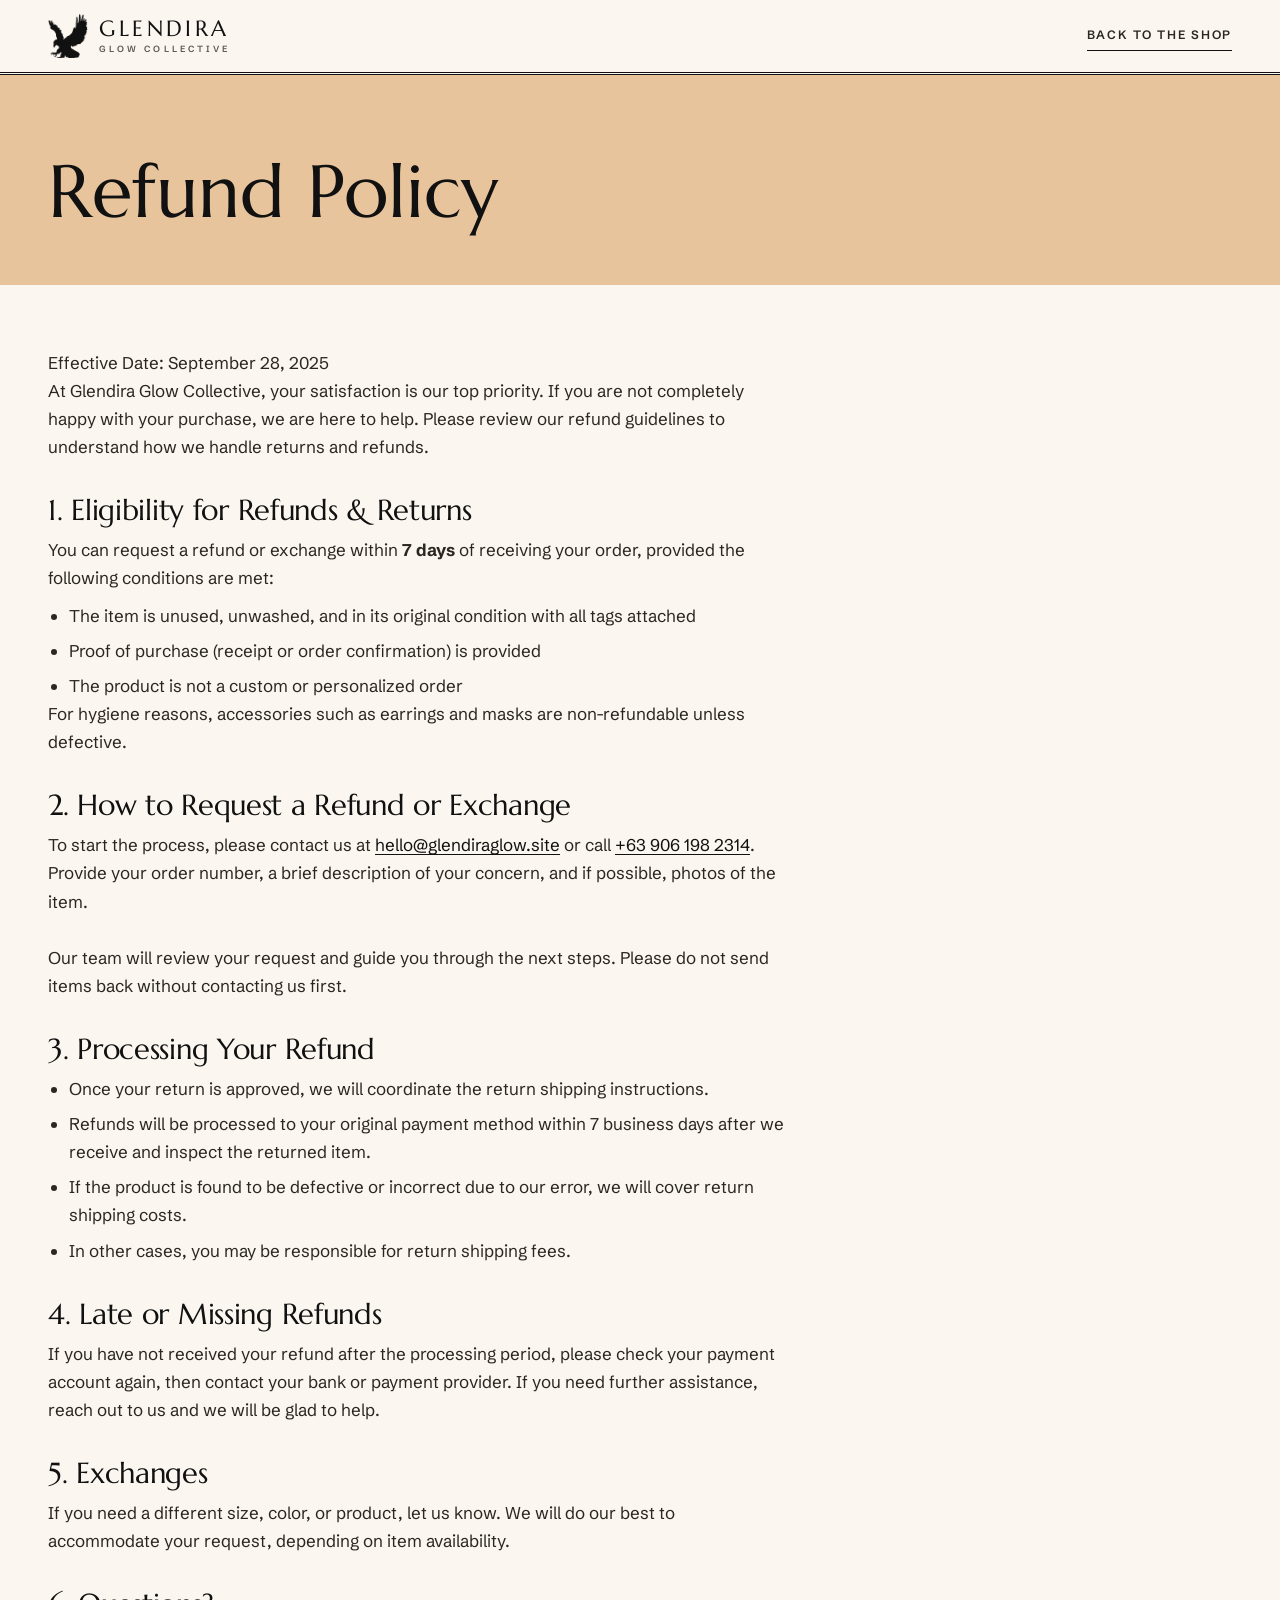
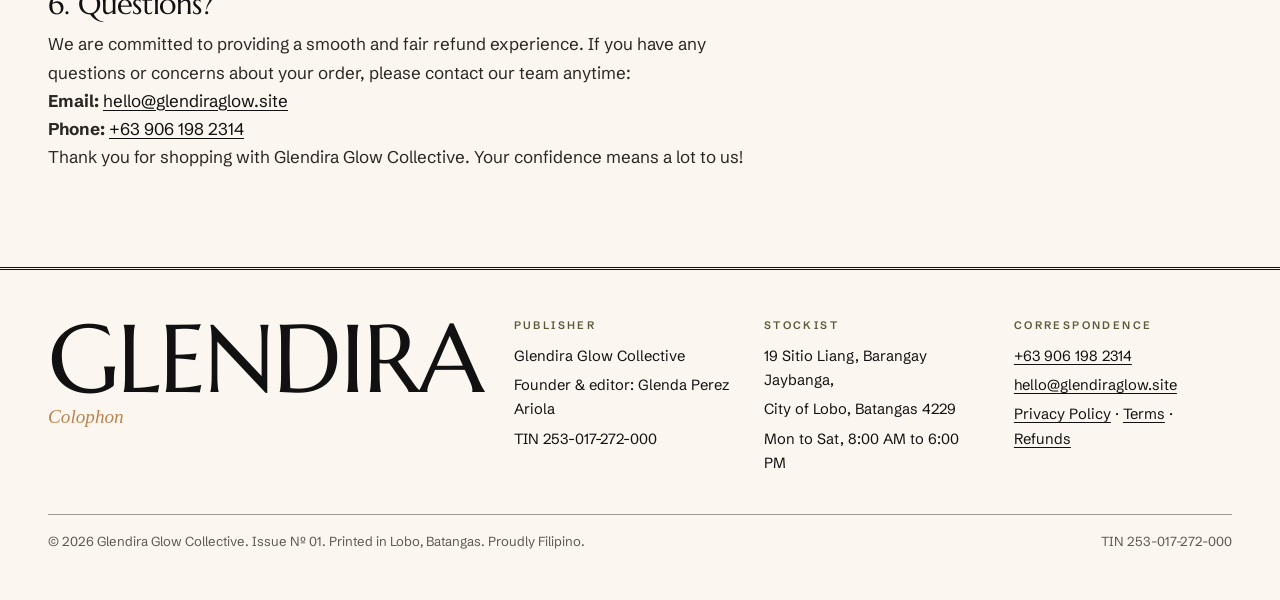
<file: refund-policy.html>
<!DOCTYPE html>
<html lang="en">
<head>
  <meta charset="UTF-8">
  <meta name="viewport" content="width=device-width, initial-scale=1">
  <title>Refund Policy | Glendira Glow Collective</title>
  <meta name="theme-color" content="#e8c49c">
  <link rel="icon" type="image/png" href="image/site/favicon.png">
  <link rel="stylesheet" href="assets/fonts.css">
  <link rel="stylesheet" href="assets/site.css">
</head>
<body>
  <a class="skip-link" href="#main">Skip to content</a>
  <svg width="0" height="0" style="position:absolute" aria-hidden="true">
    <symbol id="i-menu" viewBox="0 0 24 24"><path d="M3 8h18M3 16h18"/></symbol>
    <symbol id="i-close" viewBox="0 0 24 24"><path d="m5 5 14 14M19 5 5 19"/></symbol>
    <symbol id="i-plus" viewBox="0 0 24 24"><path d="M12 5v14M5 12h14"/></symbol>
    <symbol id="i-minus" viewBox="0 0 24 24"><path d="M5 12h14"/></symbol>
  </svg>

  <header class="header header--plain">
    <nav class="nav wrap" aria-label="Main">
      <a href="index.html" class="brand" aria-label="Glendira Glow Collective, home"><img class="brand-mark" src="image/site/eagle.webp" width="360" height="399" alt=""><span class="word"><span>Glendira</span><span>Glow Collective</span></span></a>
      <a href="index.html#shop" class="nav-link back-link">Back to the shop</a>
    </nav>
  </header>
  <main id="main">
    <section class="legal-head"><div class="wrap"><h1>Refund Policy</h1></div></section>
    <div class="wrap legal-body"><article class="legal">
    <div>
      <div>Effective Date: September 28, 2025</div>
      <div>
        At Glendira Glow Collective, your satisfaction is our top priority. If you are not completely happy with your purchase, we are here to help. Please review our refund guidelines to understand how we handle returns and refunds.
      </div>
      <h2>1. Eligibility for Refunds & Returns</h2>
      <div>
        You can request a refund or exchange within <b>7 days</b> of receiving your order, provided the following conditions are met:
        <ul>
          <li>The item is unused, unwashed, and in its original condition with all tags attached</li>
          <li>Proof of purchase (receipt or order confirmation) is provided</li>
          <li>The product is not a custom or personalized order</li>
        </ul>
        For hygiene reasons, accessories such as earrings and masks are non-refundable unless defective.
      </div>
      <h2>2. How to Request a Refund or Exchange</h2>
      <div>
        To start the process, please contact us at <a href="mailto:hello@glendiraglow.site">hello@glendiraglow.site</a> or call <a href="tel:+639061982314">+63 906 198 2314</a>. Provide your order number, a brief description of your concern, and if possible, photos of the item.
        <br><br>
        Our team will review your request and guide you through the next steps. Please do not send items back without contacting us first.
      </div>
      <h2>3. Processing Your Refund</h2>
      <div>
        <ul>
          <li>Once your return is approved, we will coordinate the return shipping instructions.</li>
          <li>Refunds will be processed to your original payment method within 7 business days after we receive and inspect the returned item.</li>
          <li>If the product is found to be defective or incorrect due to our error, we will cover return shipping costs.</li>
          <li>In other cases, you may be responsible for return shipping fees.</li>
        </ul>
      </div>
      <h2>4. Late or Missing Refunds</h2>
      <div>
        If you have not received your refund after the processing period, please check your payment account again, then contact your bank or payment provider. If you need further assistance, reach out to us and we will be glad to help.
      </div>
      <h2>5. Exchanges</h2>
      <div>
        If you need a different size, color, or product, let us know. We will do our best to accommodate your request, depending on item availability.
      </div>
      <h2>6. Questions?</h2>
      <div>
        We are committed to providing a smooth and fair refund experience. If you have any questions or concerns about your order, please contact our team anytime:
        <br>
        <b>Email:</b> <a href="mailto:hello@glendiraglow.site">hello@glendiraglow.site</a><br>
        <b>Phone:</b> <a href="tel:+639061982314">+63 906 198 2314</a>
      </div>
      <div>
        Thank you for shopping with Glendira Glow Collective. Your confidence means a lot to us!
      </div>
    </div>
  </article></div>
  </main>
  <footer class="footer">
    <div class="wrap footer-top">
      <p class="footer-line"><span class="colophon-mast">Glendira</span><span class="colophon-sub">Colophon</span></p>
      <div><h2>Publisher</h2><ul><li>Glendira Glow Collective</li><li>Founder &amp; editor: Glenda Perez Ariola</li><li>TIN 253-017-272-000</li></ul></div>
      <div><h2>Stockist</h2><ul><li>19 Sitio Liang, Barangay Jaybanga,</li><li>City of Lobo, Batangas 4229</li><li>Mon to Sat, 8:00 AM to 6:00 PM</li></ul></div>
      <div><h2>Correspondence</h2><ul><li><a href="tel:+639061982314">+63 906 198 2314</a></li><li><a href="mailto:hello@glendiraglow.site">hello@glendiraglow.site</a></li><li><a href="privacy-policy.html">Privacy Policy</a> &middot; <a href="terms.html">Terms</a> &middot; <a href="refund-policy.html">Refunds</a></li></ul></div>
    </div>
    <div class="wrap footer-bottom"><span>&copy; <span class="footer-year">2026</span> Glendira Glow Collective. Issue Nº 01. Printed in Lobo, Batangas. Proudly Filipino.</span><span>TIN 253-017-272-000</span></div>
  </footer>
  <script src="assets/site.js"></script>
</body>
</html>
</file>
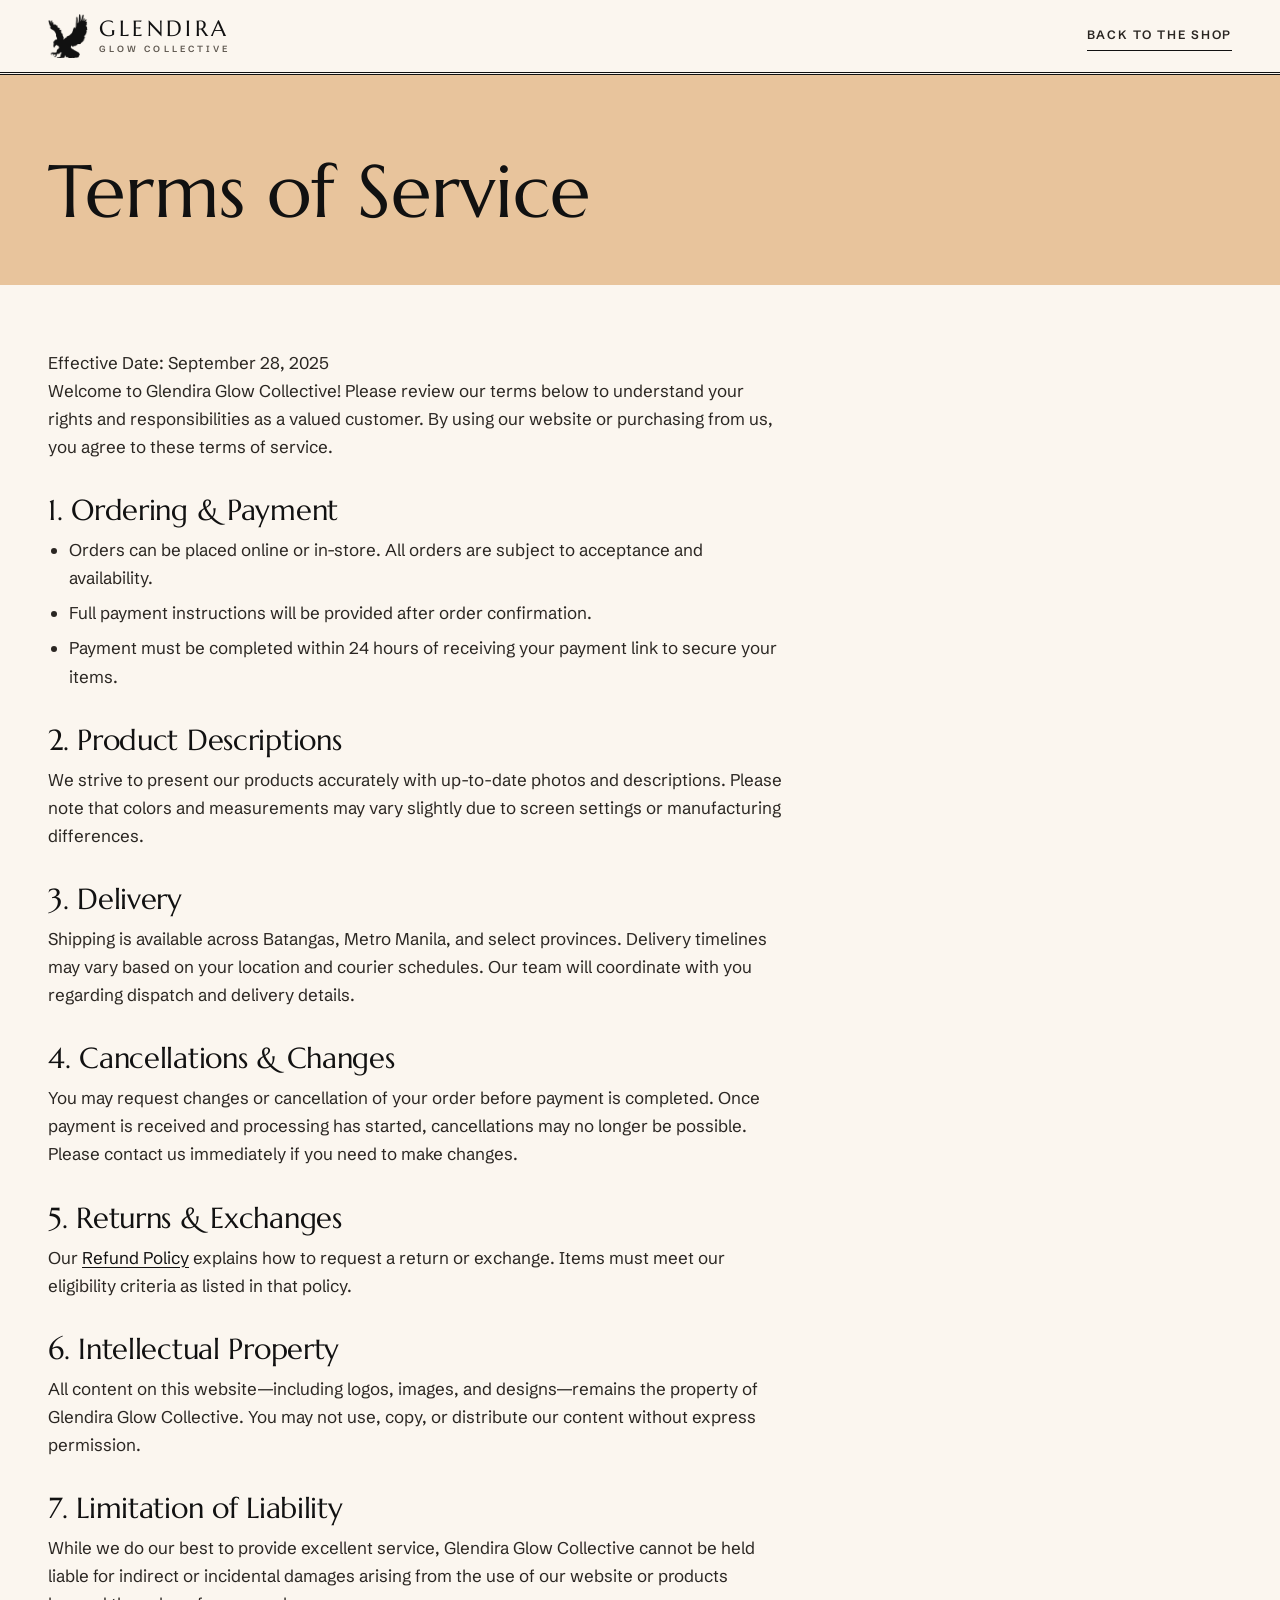
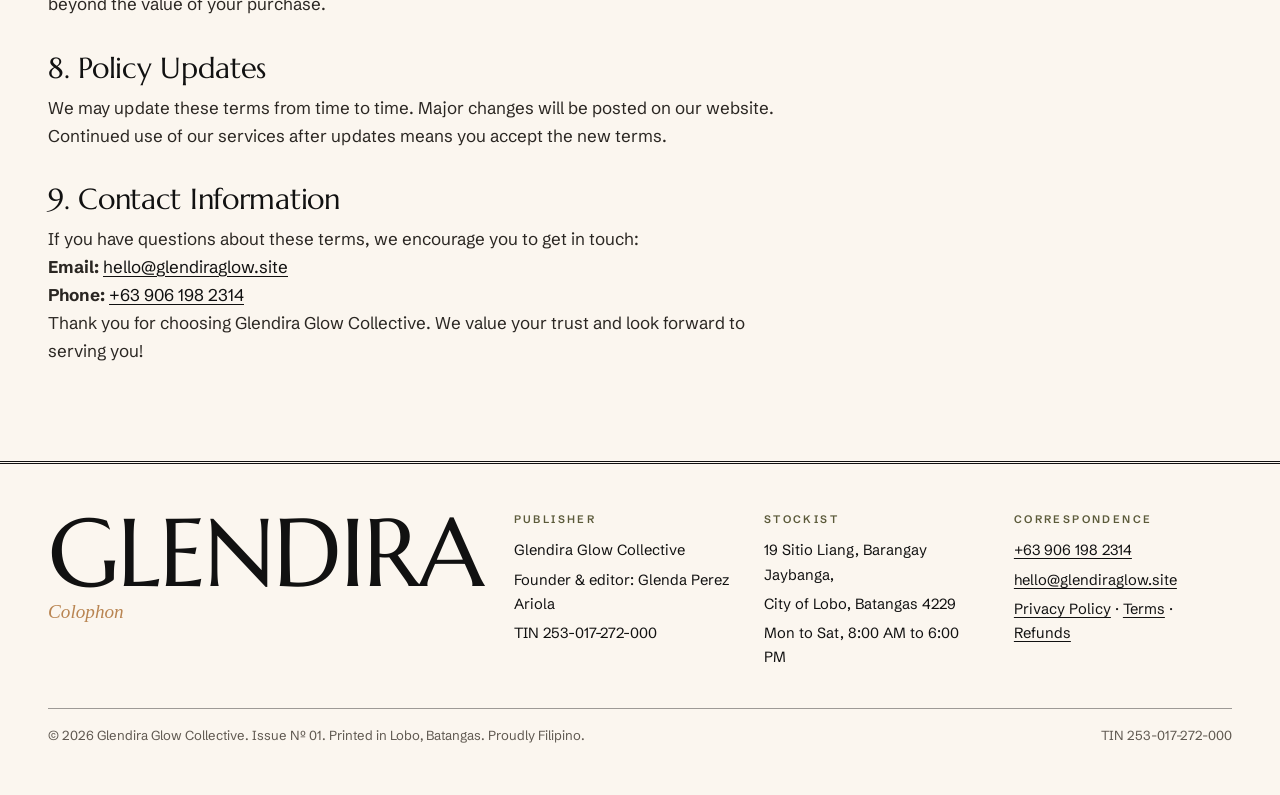
<file: terms.html>
<!DOCTYPE html>
<html lang="en">
<head>
  <meta charset="UTF-8">
  <meta name="viewport" content="width=device-width, initial-scale=1">
  <title>Terms of Service | Glendira Glow Collective</title>
  <meta name="theme-color" content="#e8c49c">
  <link rel="icon" type="image/png" href="image/site/favicon.png">
  <link rel="stylesheet" href="assets/fonts.css">
  <link rel="stylesheet" href="assets/site.css">
</head>
<body>
  <a class="skip-link" href="#main">Skip to content</a>
  <svg width="0" height="0" style="position:absolute" aria-hidden="true">
    <symbol id="i-menu" viewBox="0 0 24 24"><path d="M3 8h18M3 16h18"/></symbol>
    <symbol id="i-close" viewBox="0 0 24 24"><path d="m5 5 14 14M19 5 5 19"/></symbol>
    <symbol id="i-plus" viewBox="0 0 24 24"><path d="M12 5v14M5 12h14"/></symbol>
    <symbol id="i-minus" viewBox="0 0 24 24"><path d="M5 12h14"/></symbol>
  </svg>

  <header class="header header--plain">
    <nav class="nav wrap" aria-label="Main">
      <a href="index.html" class="brand" aria-label="Glendira Glow Collective, home"><img class="brand-mark" src="image/site/eagle.webp" width="360" height="399" alt=""><span class="word"><span>Glendira</span><span>Glow Collective</span></span></a>
      <a href="index.html#shop" class="nav-link back-link">Back to the shop</a>
    </nav>
  </header>
  <main id="main">
    <section class="legal-head"><div class="wrap"><h1>Terms of Service</h1></div></section>
    <div class="wrap legal-body"><article class="legal">
    <div>
      <div>Effective Date: September 28, 2025</div>
      <div>
        Welcome to Glendira Glow Collective! Please review our terms below to understand your rights and responsibilities as a valued customer. By using our website or purchasing from us, you agree to these terms of service.
      </div>
      <h2>1. Ordering & Payment</h2>
      <div>
        <ul>
          <li>Orders can be placed online or in-store. All orders are subject to acceptance and availability.</li>
          <li>Full payment instructions will be provided after order confirmation.</li>
          <li>Payment must be completed within 24 hours of receiving your payment link to secure your items.</li>
        </ul>
      </div>
      <h2>2. Product Descriptions</h2>
      <div>
        We strive to present our products accurately with up-to-date photos and descriptions. Please note that colors and measurements may vary slightly due to screen settings or manufacturing differences.
      </div>
      <h2>3. Delivery</h2>
      <div>
        Shipping is available across Batangas, Metro Manila, and select provinces. Delivery timelines may vary based on your location and courier schedules. Our team will coordinate with you regarding dispatch and delivery details.
      </div>
      <h2>4. Cancellations & Changes</h2>
      <div>
        You may request changes or cancellation of your order before payment is completed. Once payment is received and processing has started, cancellations may no longer be possible. Please contact us immediately if you need to make changes.
      </div>
      <h2>5. Returns & Exchanges</h2>
      <div>
        Our <a href="refund-policy.html">Refund Policy</a> explains how to request a return or exchange. Items must meet our eligibility criteria as listed in that policy.
      </div>
      <h2>6. Intellectual Property</h2>
      <div>
        All content on this website—including logos, images, and designs—remains the property of Glendira Glow Collective. You may not use, copy, or distribute our content without express permission.
      </div>
      <h2>7. Limitation of Liability</h2>
      <div>
        While we do our best to provide excellent service, Glendira Glow Collective cannot be held liable for indirect or incidental damages arising from the use of our website or products beyond the value of your purchase.
      </div>
      <h2>8. Policy Updates</h2>
      <div>
        We may update these terms from time to time. Major changes will be posted on our website. Continued use of our services after updates means you accept the new terms.
      </div>
      <h2>9. Contact Information</h2>
      <div>
        If you have questions about these terms, we encourage you to get in touch:
        <br>
        <b>Email:</b> <a href="mailto:hello@glendiraglow.site">hello@glendiraglow.site</a><br>
        <b>Phone:</b> <a href="tel:+639061982314">+63 906 198 2314</a>
      </div>
      <div>
        Thank you for choosing Glendira Glow Collective. We value your trust and look forward to serving you!
      </div>
    </div>
  </article></div>
  </main>
  <footer class="footer">
    <div class="wrap footer-top">
      <p class="footer-line"><span class="colophon-mast">Glendira</span><span class="colophon-sub">Colophon</span></p>
      <div><h2>Publisher</h2><ul><li>Glendira Glow Collective</li><li>Founder &amp; editor: Glenda Perez Ariola</li><li>TIN 253-017-272-000</li></ul></div>
      <div><h2>Stockist</h2><ul><li>19 Sitio Liang, Barangay Jaybanga,</li><li>City of Lobo, Batangas 4229</li><li>Mon to Sat, 8:00 AM to 6:00 PM</li></ul></div>
      <div><h2>Correspondence</h2><ul><li><a href="tel:+639061982314">+63 906 198 2314</a></li><li><a href="mailto:hello@glendiraglow.site">hello@glendiraglow.site</a></li><li><a href="privacy-policy.html">Privacy Policy</a> &middot; <a href="terms.html">Terms</a> &middot; <a href="refund-policy.html">Refunds</a></li></ul></div>
    </div>
    <div class="wrap footer-bottom"><span>&copy; <span class="footer-year">2026</span> Glendira Glow Collective. Issue Nº 01. Printed in Lobo, Batangas. Proudly Filipino.</span><span>TIN 253-017-272-000</span></div>
  </footer>
  <script src="assets/site.js"></script>
</body>
</html>
</file>
<file: assets/fonts.css>
@font-face {
  font-family: 'Marcellus';
  font-style: normal;
  font-weight: 400;
  font-display: swap;
  src: url(fonts/Marcellus-normal-400-latin.woff2) format('woff2');
  unicode-range: U+0000-00FF, U+0131, U+0152-0153, U+02BB-02BC, U+02C6, U+02DA, U+02DC, U+0304, U+0308, U+0329, U+2000-206F, U+20AC, U+2122, U+2191, U+2193, U+2212, U+2215, U+FEFF, U+FFFD;
}
@font-face {
  font-family: 'Schibsted Grotesk';
  font-style: normal;
  font-weight: 400;
  font-display: swap;
  src: url(fonts/SchibstedGrotesk-normal-400-latin-ext.woff2) format('woff2');
  unicode-range: U+0100-02BA, U+02BD-02C5, U+02C7-02CC, U+02CE-02D7, U+02DD-02FF, U+0304, U+0308, U+0329, U+1D00-1DBF, U+1E00-1E9F, U+1EF2-1EFF, U+2020, U+20A0-20AB, U+20AD-20C4, U+2113, U+2C60-2C7F, U+A720-A7FF;
}
@font-face {
  font-family: 'Schibsted Grotesk';
  font-style: normal;
  font-weight: 400;
  font-display: swap;
  src: url(fonts/SchibstedGrotesk-normal-400-latin.woff2) format('woff2');
  unicode-range: U+0000-00FF, U+0131, U+0152-0153, U+02BB-02BC, U+02C6, U+02DA, U+02DC, U+0304, U+0308, U+0329, U+2000-206F, U+20AC, U+2122, U+2191, U+2193, U+2212, U+2215, U+FEFF, U+FFFD;
}
@font-face {
  font-family: 'Schibsted Grotesk';
  font-style: normal;
  font-weight: 500;
  font-display: swap;
  src: url(fonts/SchibstedGrotesk-normal-500-latin-ext.woff2) format('woff2');
  unicode-range: U+0100-02BA, U+02BD-02C5, U+02C7-02CC, U+02CE-02D7, U+02DD-02FF, U+0304, U+0308, U+0329, U+1D00-1DBF, U+1E00-1E9F, U+1EF2-1EFF, U+2020, U+20A0-20AB, U+20AD-20C4, U+2113, U+2C60-2C7F, U+A720-A7FF;
}
@font-face {
  font-family: 'Schibsted Grotesk';
  font-style: normal;
  font-weight: 500;
  font-display: swap;
  src: url(fonts/SchibstedGrotesk-normal-500-latin.woff2) format('woff2');
  unicode-range: U+0000-00FF, U+0131, U+0152-0153, U+02BB-02BC, U+02C6, U+02DA, U+02DC, U+0304, U+0308, U+0329, U+2000-206F, U+20AC, U+2122, U+2191, U+2193, U+2212, U+2215, U+FEFF, U+FFFD;
}
@font-face {
  font-family: 'Schibsted Grotesk';
  font-style: normal;
  font-weight: 600;
  font-display: swap;
  src: url(fonts/SchibstedGrotesk-normal-600-latin-ext.woff2) format('woff2');
  unicode-range: U+0100-02BA, U+02BD-02C5, U+02C7-02CC, U+02CE-02D7, U+02DD-02FF, U+0304, U+0308, U+0329, U+1D00-1DBF, U+1E00-1E9F, U+1EF2-1EFF, U+2020, U+20A0-20AB, U+20AD-20C4, U+2113, U+2C60-2C7F, U+A720-A7FF;
}
@font-face {
  font-family: 'Schibsted Grotesk';
  font-style: normal;
  font-weight: 600;
  font-display: swap;
  src: url(fonts/SchibstedGrotesk-normal-600-latin.woff2) format('woff2');
  unicode-range: U+0000-00FF, U+0131, U+0152-0153, U+02BB-02BC, U+02C6, U+02DA, U+02DC, U+0304, U+0308, U+0329, U+2000-206F, U+20AC, U+2122, U+2191, U+2193, U+2212, U+2215, U+FEFF, U+FFFD;
}
@font-face {
  font-family: 'Schibsted Grotesk';
  font-style: normal;
  font-weight: 700;
  font-display: swap;
  src: url(fonts/SchibstedGrotesk-normal-700-latin-ext.woff2) format('woff2');
  unicode-range: U+0100-02BA, U+02BD-02C5, U+02C7-02CC, U+02CE-02D7, U+02DD-02FF, U+0304, U+0308, U+0329, U+1D00-1DBF, U+1E00-1E9F, U+1EF2-1EFF, U+2020, U+20A0-20AB, U+20AD-20C4, U+2113, U+2C60-2C7F, U+A720-A7FF;
}
@font-face {
  font-family: 'Schibsted Grotesk';
  font-style: normal;
  font-weight: 700;
  font-display: swap;
  src: url(fonts/SchibstedGrotesk-normal-700-latin.woff2) format('woff2');
  unicode-range: U+0000-00FF, U+0131, U+0152-0153, U+02BB-02BC, U+02C6, U+02DA, U+02DC, U+0304, U+0308, U+0329, U+2000-206F, U+20AC, U+2122, U+2191, U+2193, U+2212, U+2215, U+FEFF, U+FFFD;
}
</file>
<file: assets/site.css>
/* Glendira Glow Collective: "Eagle Glide", set as a fashion magazine. Issue Nº 01: a cover with the masthead, a contents page, asymmetric lookbook spreads with captions instead of cards, a founder's letter, letters to the editor, an interview-style Q&A and a colophon. The logo's black eagle glides down the whole issue on scroll. */
:root {
  --tan: #e8c49c;
  --tan-deep: #b98552;
  --sand: #f3e3cf;
  --paper: #fbf6ef;
  --black: #111111;
  --char: #2a2622;
  --olive: #5b5a3a;
  --muted: #5f5850;
  --line: rgba(17, 17, 17, .14);
  --line-strong: rgba(17, 17, 17, .4);
  --error: #a3261b;
  --display: 'Marcellus', Georgia, serif;
  --text: 'Schibsted Grotesk', system-ui, -apple-system, 'Segoe UI', sans-serif;
  --ital: 'Newsreader', Georgia, serif;
  --rail: 0px;
}
@media (min-width: 1100px) { :root { --rail: 76px; } }

*, *::before, *::after { box-sizing: border-box; }
html { -webkit-text-size-adjust: 100%; scroll-padding-top: 24px; overflow-x: clip; }
@media (prefers-reduced-motion: no-preference) { html { scroll-behavior: smooth; } }
body { position: relative; margin: 0; background: var(--paper); color: var(--char); font: 400 1.0625rem/1.65 var(--text); overflow-x: clip; }
body:has(.rail) { padding-left: var(--rail); }
img { display: block; max-width: 100%; height: auto; }
h1, h2, h3, h4, p, figure, blockquote, ul, ol, dl, dd { margin: 0; }
ul, ol { padding: 0; list-style: none; }
a { color: inherit; }
button { font: inherit; color: inherit; cursor: pointer; }
:focus-visible { outline: 2px solid var(--black); outline-offset: 3px; }
.wrap { width: min(1240px, 100% - 2 * clamp(16px, 4vw, 48px)); margin-inline: auto; }
.visually-hidden { position: absolute !important; width: 1px; height: 1px; padding: 0; margin: -1px; overflow: hidden; clip: rect(0 0 0 0); white-space: nowrap; border: 0; }
.skip-link { position: absolute; left: 12px; top: -60px; z-index: 300; background: var(--black); color: var(--paper); padding: .7rem 1rem; font-weight: 700; }
.skip-link:focus { top: 12px; }
.icon { width: 20px; height: 20px; fill: none; stroke: currentColor; stroke-width: 1.6; stroke-linecap: round; stroke-linejoin: round; flex: none; }
[hidden] { display: none !important; }

h1, h2 { font-family: var(--display); font-weight: 400; line-height: 1; color: var(--black); }
h2 { font-size: clamp(2.4rem, 6vw, 5rem); letter-spacing: -.01em; }
h2 em, h1 em { font: italic 400 1em/1 var(--ital); color: var(--tan-deep); }
.folio { font: 600 .72rem/1.4 var(--text); letter-spacing: .22em; text-transform: uppercase; color: var(--olive); margin-bottom: .9rem; }

/* The flight layer: a dotted trail the length of the page, and the eagle gliding along it */
.flight { position: absolute; left: 0; top: 0; width: 100%; z-index: 40; pointer-events: none; overflow: hidden; }
.flight-svg { position: absolute; inset: 0; overflow: visible; }
.flight-trail { fill: none; stroke: rgba(17, 17, 17, .18); stroke-width: 1.5; stroke-dasharray: 2 9; stroke-linecap: round; }
.flight-done { fill: none; stroke: rgba(185, 133, 82, .8); stroke-width: 2; stroke-linecap: round; }
.glider { position: absolute; left: 0; top: 0; width: 84px; height: auto; transform-origin: 50% 50%; filter: drop-shadow(0 16px 10px rgba(17, 17, 17, .2)); will-change: transform; transition: transform .25s ease-out; }
@media (max-width: 699px) { .glider { width: 48px; } .flight-trail { stroke: rgba(17, 17, 17, .1); } .flight-done { stroke: rgba(185, 133, 82, .45); } }
@media (prefers-reduced-motion: reduce) { .glider { transition: none; } }

/* Masthead (not sticky): issue line plus the brand. Contents live in a fixed side rail on desktop and a bottom dock on small screens. */
.masthead { background: var(--paper); border-bottom: 3px double var(--black); }
.mast-top { display: flex; justify-content: space-between; gap: 1rem; padding: .6rem 0; border-bottom: 1px solid var(--line); font: 600 .68rem/1.4 var(--text); letter-spacing: .2em; text-transform: uppercase; color: var(--muted); }
.mast-mid { display: none; }
@media (min-width: 760px) { .mast-mid { display: inline; } }
.mast-bar { display: flex; align-items: center; min-height: 76px; }
.brand { display: flex; align-items: center; gap: .7rem; text-decoration: none; color: var(--black); }
.brand-mark { width: 40px; height: auto; }
.word { display: flex; flex-direction: column; line-height: 1; text-transform: uppercase; }
.word span:first-child { font: 400 1.35rem/1 var(--display); letter-spacing: .16em; }
.word span:last-child { font: 600 .56rem/1 var(--text); letter-spacing: .34em; color: var(--muted); margin-top: .35rem; }

.nav-list { display: none; }
.rail-title { font: 600 .62rem/1 var(--text); letter-spacing: .24em; text-transform: uppercase; color: var(--muted); }
.nav-link { display: flex; align-items: baseline; gap: .8rem; text-decoration: none; }
.r-no { font: 400 1rem/1 var(--display); color: var(--tan-deep); }
.nav-close-li { display: none; }
.nav-close { display: grid; width: 46px; height: 46px; place-items: center; background: transparent; border: 1px solid var(--line-strong); color: var(--black); }
.nav-list.open { display: flex; position: fixed; inset: 0; z-index: 200; height: 100dvh; overflow-y: auto; flex-direction: column; justify-content: center; gap: .55rem; padding: 5rem 2rem 6rem; background: var(--tan); }
.nav-list.open .nav-link { font: 400 clamp(1.7rem, 7vw, 2.4rem)/1.15 var(--display); }
.nav-list.open .r-no { font-size: .9rem; color: var(--paper); min-width: 1.6rem; }
.nav-list.open .nav-close-li { display: block; position: absolute; top: 14px; right: 16px; }

/* Desktop rail: a slim fixed column of contents numbers; titles slide out on hover */
@media (min-width: 1100px) {
  .rail .nav-list:not(.open) { display: flex; flex-direction: column; justify-content: center; gap: .2rem; position: fixed; left: 0; top: 0; bottom: 0; z-index: 70; width: var(--rail); padding: 1rem 0; background: var(--black); color: var(--paper); }
  .rail .nav-list:not(.open) .rail-title { writing-mode: vertical-rl; transform: rotate(180deg); align-self: center; margin-bottom: 1.2rem; color: var(--tan); }
  .rail .nav-list:not(.open) .nav-link { position: relative; justify-content: center; min-height: 44px; align-items: center; }
  .rail .nav-list:not(.open) .r-no { color: var(--paper); font-size: 1.05rem; }
  .rail .nav-list:not(.open) .r-t { position: absolute; left: calc(100% + 6px); white-space: nowrap; padding: .45rem .8rem; background: var(--black); color: var(--paper); font: 600 .78rem/1 var(--text); letter-spacing: .1em; text-transform: uppercase; opacity: 0; transform: translateX(-6px); pointer-events: none; transition: opacity .2s, transform .2s; }
  .rail .nav-list:not(.open) .nav-link:hover .r-t, .rail .nav-list:not(.open) .nav-link:focus-visible .r-t { opacity: 1; transform: none; }
  .rail .nav-list:not(.open) .nav-link:hover .r-no { color: var(--tan); }
  .dock .nav-toggle { display: none; }
}

/* Dock: Contents + Bag, fixed at the bottom; on desktop only the bag tab remains */
.dock { position: fixed; right: clamp(12px, 3vw, 28px); bottom: clamp(12px, 3vw, 24px); z-index: 90; display: flex; gap: .5rem; }
.nav-toggle, .cart-btn { display: inline-flex; align-items: center; gap: .55rem; min-height: 50px; padding: .4rem 1.1rem; border: 0; font: 600 .78rem/1 var(--text); letter-spacing: .16em; text-transform: uppercase; box-shadow: 0 10px 24px -10px rgba(17, 17, 17, .5); }
.nav-toggle { background: var(--paper); color: var(--black); outline: 1px solid var(--black); outline-offset: -1px; }
.cart-btn { background: var(--black); color: var(--paper); padding-right: .45rem; }
.cart-count { display: inline-grid; place-items: center; min-width: 32px; height: 32px; padding: 0 .35rem; background: var(--tan); color: var(--black); letter-spacing: 0; font-size: .86rem; }
.cart-btn.pop { animation: tuck .55s ease; }
@keyframes tuck { 35% { transform: translateY(4px) scale(.97); } }
@media (max-width: 380px) { .cart-word { display: none; } }

/* Cover */
.cover { position: relative; background: var(--tan); overflow: hidden; display: grid; }
.cover-photo { grid-area: 1 / 1; }
.cover-photo img { width: 100%; height: clamp(560px, 92vh, 900px); object-fit: cover; object-position: 70% 50%; }
.cover-photo::after { content: ''; position: absolute; inset: 0; background: linear-gradient(180deg, rgba(232, 196, 156, .0) 40%, rgba(232, 196, 156, .55) 100%); }
.cover-mast { grid-area: 1 / 1; align-self: start; position: relative; z-index: 2; padding: clamp(.5rem, 2vw, 1.4rem) clamp(12px, 3vw, 40px) 0; font: 400 clamp(4.2rem, 19vw, 17rem)/.8 var(--display); letter-spacing: -.03em; text-transform: uppercase; color: var(--black); mix-blend-mode: multiply; }
.coverlines { grid-area: 1 / 1; align-self: end; position: relative; z-index: 2; width: min(34rem, 100% - 32px); margin: 0 0 4.4rem clamp(16px, 4vw, 56px); display: grid; gap: .8rem; }
.cl-big { font: 400 clamp(2.1rem, 5vw, 3.9rem)/1.02 var(--display); color: var(--black); }
.cl-big em { font: italic 400 1em/1 var(--ital); color: var(--paper); text-shadow: 0 1px 14px rgba(17, 17, 17, .25); }
.cl-small { font-weight: 600; max-width: 26rem; background: var(--paper); padding: .35rem .6rem; justify-self: start; box-decoration-break: clone; }
.cl-alt { background: var(--black); color: var(--paper); }
.cl-link { justify-self: start; display: inline-flex; align-items: center; min-height: 48px; padding: .5rem 1.1rem; background: var(--black); color: var(--paper); text-decoration: none; font: 600 .82rem/1.2 var(--text); letter-spacing: .12em; text-transform: uppercase; }
.cl-link:hover { background: var(--char); }
.cover-strip { grid-area: 1 / 1; align-self: end; position: relative; z-index: 3; display: flex; justify-content: space-between; gap: 1rem; padding: .7rem clamp(16px, 4vw, 56px); background: var(--black); color: var(--paper); font: 600 .74rem/1.4 var(--text); letter-spacing: .14em; text-transform: uppercase; }
.cover-strip a { color: var(--tan); text-decoration: none; white-space: nowrap; }
@media (max-width: 699px) {
  .cover-photo img { height: 78vh; min-height: 560px; object-position: 76% 50%; }
  .coverlines { margin-bottom: 5.2rem; }
  .cover-strip span { display: none; }
  .cover-photo::after { background: linear-gradient(180deg, rgba(232, 196, 156, 0) 22%, rgba(232, 196, 156, .88) 52%, rgba(232, 196, 156, .96) 100%); }
  .cl-big em { color: var(--tan-deep); text-shadow: none; }
  .cover-strip { justify-content: flex-end; }
}
@media (prefers-reduced-motion: no-preference) {
  .cover-mast { animation: mast 1.3s cubic-bezier(.2, .8, .2, 1) both; }
  @keyframes mast { from { opacity: 0; letter-spacing: .08em; } }
  .coverlines > * { animation: rise .9s cubic-bezier(.2, .8, .2, 1) both; }
  .coverlines > :nth-child(2) { animation-delay: .15s; } .coverlines > :nth-child(3) { animation-delay: .25s; } .coverlines > :nth-child(4) { animation-delay: .35s; }
  @keyframes rise { from { opacity: 0; transform: translateY(14px); } }
}

/* Contents page */
.contents { padding: clamp(4rem, 8vw, 6.5rem) 0; }
.contents-grid { display: grid; gap: 2.6rem; align-items: start; }
.contents h2 { font-size: clamp(3.2rem, 9vw, 7.5rem); }
.contents-dek { margin: 1rem 0 2rem; max-width: 30rem; font: italic 400 1.3rem/1.45 var(--ital); color: var(--char); }
.contents-list { border-top: 1px solid var(--black); }
.contents-list a { display: grid; grid-template-columns: 2.6rem 1fr auto; align-items: baseline; gap: .8rem; min-height: 52px; padding: .75rem 0; border-bottom: 1px solid var(--line-strong); text-decoration: none; transition: padding-left .25s; }
.contents-list a:hover { padding-left: .6rem; }
.c-no { font: 400 1.05rem/1 var(--display); color: var(--tan-deep); }
.c-t { font: 400 1.35rem/1.2 var(--display); color: var(--black); }
.c-p { font: 600 .74rem/1 var(--text); letter-spacing: .14em; color: var(--muted); }
.contents-photo img { width: 100%; aspect-ratio: 4 / 5; object-fit: cover; }
.contents-photo figcaption { margin-top: .7rem; font: italic 400 .98rem/1.45 var(--ital); color: var(--muted); max-width: 30rem; }
@media (min-width: 960px) { .contents-grid { grid-template-columns: 1.1fr .9fr; gap: clamp(3rem, 6vw, 6rem); } .contents-photo { margin-top: 5rem; } }

/* Lookbook spreads: an asymmetric layout with one feature look and captions, not cards */
.lookbooks { padding-bottom: clamp(3rem, 6vw, 5rem); }
.spread { position: relative; padding: clamp(3rem, 7vw, 6rem) 0 clamp(2rem, 4vw, 3rem); border-top: 1px solid var(--black); scroll-margin-top: 10px; }
.spread-head { display: grid; gap: .3rem; margin-bottom: clamp(2rem, 4vw, 3.4rem); max-width: 44rem; }
.spread-no { position: absolute; right: 0; top: clamp(1rem, 3vw, 2.4rem); font: 400 clamp(6rem, 18vw, 15rem)/.8 var(--display); color: transparent; -webkit-text-stroke: 1.5px var(--tan-deep); opacity: .55; z-index: -1; }
.spread--flip .spread-head { margin-left: auto; text-align: right; }
.spread--flip .spread-no { right: auto; left: 0; }
.spread-head h3 { font: 400 clamp(2.4rem, 6vw, 4.6rem)/1 var(--display); color: var(--black); }
.dek { font: italic 400 1.2rem/1.45 var(--ital); color: var(--muted); }

.lookbook { display: grid; grid-template-columns: repeat(2, minmax(0, 1fr)); gap: 2.4rem 1rem; }
.lookbook .look:first-child { grid-column: 1 / -1; }
.look { display: flex; flex-direction: column; }
.look-photo { overflow: hidden; background: var(--sand); }
.look-photo img { width: 100%; aspect-ratio: 4 / 5; object-fit: cover; transition: transform .7s cubic-bezier(.2, .8, .2, 1); }
.look:first-child .look-photo img { aspect-ratio: 4 / 4.6; }
.look:hover .look-photo img { transform: scale(1.035); }
.look-cap { display: grid; gap: .2rem; padding-top: .8rem; border-top: 1px solid var(--black); margin-top: .8rem; }
.look-no { font: 600 .68rem/1.3 var(--text); letter-spacing: .22em; text-transform: uppercase; color: var(--tan-deep); }
.look h4 { font: 400 1.3rem/1.15 var(--display); color: var(--black); }
.look:first-child h4 { font-size: clamp(1.6rem, 3vw, 2.2rem); }
.look-desc { font: italic 400 1rem/1.45 var(--ital); color: var(--muted); }
.buy { display: flex; flex-wrap: wrap; align-items: center; gap: .4rem 1rem; margin-top: .55rem; }
.item-price, .price { font: 700 1.08rem/1 var(--text); color: var(--black); }
.cur { margin-right: .04em; }
.add-btn { min-height: 44px; padding: .3rem 0; background: none; border: 0; border-bottom: 2px solid var(--black); color: var(--black); font: 600 .8rem/1.2 var(--text); letter-spacing: .14em; text-transform: uppercase; transition: color .2s, border-color .2s; }
.add-btn:hover { color: var(--tan-deep); border-color: var(--tan-deep); }
.stepper { display: inline-flex; align-items: center; border: 1px solid var(--black); }
.stepper button, .qty button { display: grid; place-items: center; width: 42px; height: 42px; background: none; border: 0; }
.stepper button:hover, .qty button:hover { background: var(--sand); }
.stepper button:disabled, .qty button:disabled { opacity: .35; cursor: not-allowed; }
.stepper output { min-width: 2ch; text-align: center; font-weight: 700; }
.stock { font-size: .78rem; color: var(--muted); margin-top: .2rem; }

@media (min-width: 900px) {
  .lookbook { grid-template-columns: repeat(12, minmax(0, 1fr)); gap: 3rem 1.6rem; align-items: start; }
  .lookbook .look { grid-column: span 3; }
  .lookbook .look:first-child { grid-column: 1 / 7; grid-row: 1 / 3; }
  .lookbook[data-n="5"] .look:nth-child(2) { grid-column: 7 / 10; }
  .lookbook[data-n="5"] .look:nth-child(3) { grid-column: 10 / 13; margin-top: 4rem; }
  .lookbook[data-n="5"] .look:nth-child(4) { grid-column: 7 / 10; }
  .lookbook[data-n="5"] .look:nth-child(5) { grid-column: 10 / 13; margin-top: 4rem; }
  .lookbook[data-n="2"] .look:first-child { grid-column: 1 / 8; grid-row: auto; }
  .lookbook[data-n="2"] .look:nth-child(2) { grid-column: 9 / 13; margin-top: 8rem; }
  .lookbook[data-n="3"] .look:first-child { grid-column: 1 / 7; grid-row: auto; }
  .lookbook[data-n="3"] .look:nth-child(2) { grid-column: 7 / 10; margin-top: 6rem; }
  .lookbook[data-n="3"] .look:nth-child(3) { grid-column: 10 / 13; margin-top: 2rem; }
  /* flipped spreads mirror the layout */
  .spread--flip .lookbook .look:first-child { grid-column: 7 / 13; }
  .spread--flip .lookbook[data-n="5"] .look:nth-child(2), .spread--flip .lookbook[data-n="5"] .look:nth-child(4) { grid-column: 1 / 4; }
  .spread--flip .lookbook[data-n="5"] .look:nth-child(3), .spread--flip .lookbook[data-n="5"] .look:nth-child(5) { grid-column: 4 / 7; }
  .spread--flip .lookbook[data-n="2"] .look:first-child { grid-column: 6 / 13; grid-row: 1; }
  .spread--flip .lookbook[data-n="2"] .look:nth-child(2) { grid-column: 1 / 5; grid-row: 1; }
  .spread--flip .lookbook[data-n="3"] .look:first-child { grid-column: 7 / 13; grid-row: 1; }
  .spread--flip .lookbook[data-n="3"] .look:nth-child(2) { grid-column: 1 / 4; grid-row: 1; }
  .spread--flip .lookbook[data-n="3"] .look:nth-child(3) { grid-column: 4 / 7; grid-row: 1; }
  .spread--flip .lookbook[data-n="5"] .look:nth-child(2), .spread--flip .lookbook[data-n="5"] .look:nth-child(3) { grid-row: 1; }
  .spread--flip .lookbook[data-n="5"] .look:nth-child(4), .spread--flip .lookbook[data-n="5"] .look:nth-child(5) { grid-row: 2; }
}
@media (max-width: 559px) {
  .look h4 { font-size: 1.1rem; }
  .look-desc { font-size: .92rem; }
  .buy { flex-direction: column; align-items: flex-start; }
}

/* Founder's letter */
.letter { background: var(--sand); padding: clamp(4.5rem, 9vw, 7rem) 0; }
.letter-grid { display: grid; gap: 2.4rem; }
.letter h2 { margin-bottom: 1.8rem; max-width: 14ch; }
.letter-cols { display: grid; gap: 1.2rem; font-size: 1.08rem; }
.dropcap::first-letter { float: left; font: 400 5.2rem/.82 var(--display); margin: .35rem .6rem 0 0; color: var(--black); }
.signoff { margin-top: 1.6rem; font: italic 400 1.35rem/1.3 var(--ital); color: var(--black); }
.code { align-self: start; background: var(--black); color: var(--paper); padding: 1.8rem 1.6rem; }
.code h3 { font: 400 1.6rem/1.1 var(--display); color: var(--tan); margin-bottom: 1.2rem; }
.code dl { display: grid; gap: 1rem; }
.code dt { font: 600 .76rem/1.4 var(--text); letter-spacing: .2em; text-transform: uppercase; color: var(--tan); }
.code dd { font: italic 400 1.1rem/1.4 var(--ital); }
@media (min-width: 900px) { .letter-grid { grid-template-columns: 1.7fr 1fr; gap: clamp(3rem, 6vw, 6rem); } .letter-cols { grid-template-columns: 1fr 1fr; gap: 2.4rem; } }

/* Band */
.band { position: relative; display: grid; background: var(--black); color: var(--paper); overflow: hidden; }
.band-photo img { width: 100%; height: clamp(300px, 52vw, 560px); object-fit: cover; opacity: .7; }
.band-quote { position: absolute; left: 0; right: 0; bottom: 0; padding: 0 clamp(16px, 4vw, 48px) clamp(1.8rem, 4vw, 3rem); font: 400 clamp(2rem, 5.4vw, 4.4rem)/1.05 var(--display); max-width: 18ch; }
.band-quote em { font: italic 400 1em/1 var(--ital); color: var(--tan); }

/* Letters to the editor */
.letters { padding: clamp(4.5rem, 9vw, 7rem) 0; }
.letters h2 { margin-bottom: 2.4rem; }
.letters-cols { columns: 1; column-gap: 2.6rem; column-rule: 1px solid var(--line-strong); }
.letters-cols figure { break-inside: avoid; padding: 0 0 2rem; }
.letters-cols blockquote p { font: italic 400 clamp(1.3rem, 2.2vw, 1.6rem)/1.4 var(--ital); color: var(--black); }
.letters-cols figcaption { margin-top: .8rem; font: 600 .74rem/1.4 var(--text); letter-spacing: .18em; text-transform: uppercase; color: var(--olive); }
.letters-cols figcaption::before { content: 'Signed, '; text-transform: none; letter-spacing: 0; font: italic 400 1rem/1 var(--ital); color: var(--muted); }
@media (min-width: 760px) { .letters-cols { columns: 3; } }

/* Q&A in interview format */
.qa { padding: 0 0 clamp(4.5rem, 9vw, 7rem); }
.qa-grid { display: grid; gap: 2rem; border-top: 1px solid var(--black); padding-top: clamp(3rem, 6vw, 4.5rem); }
.qa-list { display: grid; gap: 1.6rem; }
.qa-list dt { font: 400 1.35rem/1.3 var(--display); color: var(--black); }
.qa-list dt::before { content: 'Q. '; color: var(--tan-deep); }
.qa-list dd { margin-top: .35rem; font: italic 400 1.15rem/1.5 var(--ital); color: var(--char); }
.qa-list dd::before { content: 'A. '; font: 600 .9rem/1 var(--text); font-style: normal; color: var(--olive); }
@media (min-width: 900px) { .qa-grid { grid-template-columns: 1fr 1.6fr; gap: 4rem; } }

/* Stockist page */
.stockist { background: var(--tan); padding: clamp(4.5rem, 9vw, 7rem) 0; }
.stockist-grid { display: grid; gap: 2.6rem; align-items: start; }
.stockist h2 { margin-bottom: 2rem; }
.stockist h2 em { color: var(--paper); }
.stockist-photo img { width: 100%; aspect-ratio: 4 / 5; object-fit: cover; }
.stock-table { font-style: normal; border-top: 2px solid var(--black); }
.stock-table > div { display: grid; grid-template-columns: minmax(0, 7rem) minmax(0, 1fr); gap: .3rem 1rem; padding: .9rem 0; border-bottom: 1px solid var(--line-strong); }
.stock-table h3 { font: 600 .72rem/1.6 var(--text); letter-spacing: .2em; text-transform: uppercase; color: var(--black); }
.stock-table p, .stock-table a { overflow-wrap: anywhere; }
.stock-table > div > a { grid-column: 2; font-weight: 600; text-underline-offset: 4px; }
.policy-line { display: grid; gap: .6rem; margin-top: 1.6rem; font-size: .92rem; color: var(--char); }
.policy-line a { font-weight: 700; text-underline-offset: 3px; }
@media (min-width: 900px) { .stockist-grid { grid-template-columns: .9fr 1.1fr; gap: clamp(3rem, 6vw, 6rem); } }

/* Colophon footer */
.footer { background: var(--paper); color: var(--black); padding: 3rem 0 6.5rem; border-top: 3px double var(--black); }
.footer-top { display: grid; gap: 2rem; }
.footer-line { display: flex; flex-direction: column; }
.colophon-mast { font: 400 clamp(3rem, 10vw, 6rem)/.85 var(--display); text-transform: uppercase; letter-spacing: -.02em; }
.colophon-sub { margin-top: .5rem; font: italic 400 1.2rem/1 var(--ital); color: var(--tan-deep); }
.footer h2 { font: 600 .68rem/1.4 var(--text); letter-spacing: .22em; text-transform: uppercase; color: var(--olive); margin-bottom: .7rem; }
.footer li { font-size: .92rem; }
.footer li + li { margin-top: .3rem; }
.footer a { overflow-wrap: anywhere; text-underline-offset: 3px; }
.footer-bottom { display: flex; flex-wrap: wrap; justify-content: space-between; gap: .6rem 2rem; margin-top: 2.4rem; padding-top: 1rem; border-top: 1px solid var(--line-strong); font-size: .82rem; color: var(--muted); }
@media (min-width: 800px) { .footer-top { grid-template-columns: 1.5fr repeat(3, 1fr); } .footer { padding-bottom: 3rem; } }

/* The bag: a tan paper shopping bag with a folded top edge */
.cart-overlay { position: fixed; inset: 0; z-index: 150; background: rgba(17, 17, 17, .5); opacity: 0; visibility: hidden; transition: opacity .3s, visibility .3s; }
.cart-overlay.active { opacity: 1; visibility: visible; }
.cart-sidebar { position: fixed; top: 0; right: 0; bottom: 0; z-index: 160; width: min(430px, 100%); display: flex; flex-direction: column; background: var(--tan); transform: translateY(100%); visibility: hidden; transition: transform .45s cubic-bezier(.2, .8, .2, 1), visibility .45s; }
.cart-sidebar.open { transform: none; visibility: visible; }
.cart-head { position: relative; display: flex; justify-content: space-between; align-items: center; padding: 1.6rem 1.3rem 1.1rem; background: var(--tan-deep); color: var(--paper); }
.cart-head::after { content: ''; position: absolute; left: 0; right: 0; bottom: -10px; height: 10px; background: linear-gradient(135deg, var(--tan-deep) 5px, transparent 0) 0 0 / 14px 10px repeat-x, linear-gradient(225deg, var(--tan-deep) 5px, transparent 0) 0 0 / 14px 10px repeat-x; }
.cart-head::before { content: ''; position: absolute; left: 50%; top: -2px; width: 90px; height: 26px; transform: translateX(-50%); border: 3px solid var(--black); border-top: 0; border-radius: 0 0 50px 50px; }
.cart-head h2 { font-size: 1.8rem; color: var(--paper); }
.cart-close { display: grid; place-items: center; width: 44px; height: 44px; background: none; border: 1px solid rgba(251, 246, 239, .6); color: var(--paper); }
.cart-items { flex: 1; overflow-y: auto; padding: 1.2rem 1.3rem .6rem; }
.cart-item { display: grid; grid-template-columns: 72px 1fr; gap: 1rem; padding: 1rem 0; border-bottom: 1px dashed rgba(17, 17, 17, .35); }
.cart-item img { width: 72px; height: 90px; object-fit: cover; background: var(--sand); }
.cart-item h3 { font: 400 1.1rem/1.25 var(--display); color: var(--black); }
.cart-item-row { display: flex; justify-content: space-between; align-items: center; margin-top: .5rem; }
.qty { display: inline-flex; align-items: center; border: 1px solid var(--black); background: var(--paper); }
.qty button { width: 40px; height: 40px; }
.qty output { min-width: 2ch; text-align: center; font-weight: 700; }
.cart-item-sub { font-weight: 700; }
.cart-remove { margin-top: .35rem; padding: .3rem 0; background: none; border: 0; font-size: .84rem; color: var(--char); text-decoration: underline; }
.cart-empty { padding: 3rem 0; text-align: center; }
.cart-empty p { font: italic 400 1.5rem/1.3 var(--ital); margin-bottom: 1.2rem; }
.cart-foot { padding: 1.2rem 1.3rem 1.4rem; border-top: 2px solid var(--black); background: var(--sand); }
.cart-total { display: flex; justify-content: space-between; align-items: baseline; margin-bottom: 1rem; }
.cart-total .price { font-size: 1.35rem; }
.cart-foot .btn, .btn { display: inline-flex; align-items: center; justify-content: center; min-height: 50px; padding: .8rem 1.6rem; background: var(--black); color: var(--paper); border: 1px solid var(--black); text-decoration: none; font: 600 .82rem/1.2 var(--text); letter-spacing: .14em; text-transform: uppercase; }
.cart-foot .btn { width: 100%; }
.btn--line { background: transparent; color: var(--black); }
.cart-foot p { margin-top: .8rem; font-size: .84rem; color: var(--char); text-align: center; }
.hero-actions { display: flex; flex-wrap: wrap; gap: .75rem; margin-top: 1.6rem; }

/* Sub-page header (order and legal pages) */
.header { background: var(--paper); border-bottom: 3px double var(--black); }
.header .nav { display: flex; align-items: center; gap: 1rem; min-height: 72px; }
.back-link { margin-left: auto; font: 600 .76rem/1 var(--text); letter-spacing: .14em; text-transform: uppercase; text-decoration: none; border-bottom: 1px solid var(--black); padding: .5rem 0; }

/* Order page */
.order-page { padding: clamp(2.5rem, 6vw, 4.5rem) 0 clamp(4rem, 8vw, 6rem); }
.order-intro { max-width: 40rem; margin-bottom: 2.2rem; }
.order-intro h1 { font-size: clamp(2.6rem, 7vw, 4.6rem); margin-bottom: .9rem; }
.order-intro .lede { font: italic 400 1.2rem/1.5 var(--ital); color: var(--muted); }
.order { display: grid; gap: 2rem; align-items: start; }
.order-form { background: #fff; border-top: 3px solid var(--black); padding: 2rem clamp(1.1rem, 4vw, 2.2rem); }
.order-form h2, .summary h2 { font-size: 2rem; margin-bottom: 1.3rem; }
.field { margin-bottom: 1.2rem; }
.field label { display: block; margin-bottom: .4rem; font-weight: 600; }
.field label span { font-weight: 400; color: var(--muted); }
.field input, .field select, .field textarea { width: 100%; padding: .8rem .95rem; font: 400 1rem/1.4 var(--text); color: var(--char); background: #fff; border: 1px solid var(--line-strong); border-radius: 0; }
.field textarea { resize: vertical; }
.field input:focus-visible, .field select:focus-visible, .field textarea:focus-visible { outline: 2px solid var(--black); outline-offset: 1px; }
.field [aria-invalid="true"] { border-color: var(--error); box-shadow: inset 0 0 0 1px var(--error); }
.field-hint { margin-top: .35rem; font-size: .84rem; color: var(--muted); }
.field-error { margin-top: .35rem; font-size: .88rem; font-weight: 700; color: var(--error); }
.field-error:empty { display: none; }
.order-submit { width: 100%; margin-top: .6rem; }
.summary { background: var(--tan); color: var(--black); padding: 2rem clamp(1.1rem, 4vw, 2rem); }
.summary table { width: 100%; border-collapse: collapse; }
.summary td { padding: .8rem 0; border-bottom: 1px dashed rgba(17, 17, 17, .35); vertical-align: top; }
.summary td small { display: block; margin-top: .2rem; color: var(--char); font-size: .84rem; }
.summary td:last-child { text-align: right; font-weight: 700; white-space: nowrap; padding-left: 1rem; }
.summary-total { display: flex; justify-content: space-between; align-items: baseline; gap: 1rem; margin-top: 1.2rem; }
.summary-total .price { font-size: 1.5rem; }
.summary-note { margin-top: 1.2rem; }
.summary-note a { text-underline-offset: 4px; font-weight: 600; }
.sent { max-width: 44rem; background: #fff; border-top: 3px solid var(--black); padding: 2.4rem clamp(1.1rem, 4vw, 2.4rem); }
.sent h2 { font-size: clamp(1.9rem, 4.5vw, 2.8rem); margin-bottom: 1rem; }
.sent-copy { margin-top: 2rem; }
.sent-copy pre { margin-top: 1rem; padding: 1rem; background: var(--paper); border: 1px solid var(--line); white-space: pre-wrap; overflow-wrap: anywhere; font-size: .86rem; }
@media (min-width: 900px) { .order { grid-template-columns: 1.4fr 1fr; gap: 3rem; } .summary { position: sticky; top: 24px; } }

/* Legal pages */
.legal-head { background: var(--tan); padding: clamp(3rem, 7vw, 5rem) 0 clamp(2.4rem, 5vw, 3.5rem); }
.legal-head h1 { font-size: clamp(2.6rem, 7vw, 4.6rem); }
.legal-body { padding: clamp(2.5rem, 6vw, 4rem) 0 clamp(4rem, 8vw, 6rem); }
.legal { max-width: 46rem; }
.legal h2 { font-size: 1.8rem; margin: 2.2rem 0 .7rem; }
.legal p + p { margin-top: .9rem; }
.legal ul, .legal ol { padding-left: 1.3rem; list-style: disc; margin-top: .6rem; }
.legal ol { list-style: decimal; }
.legal li + li { margin-top: .45rem; }
.legal a { color: var(--black); text-underline-offset: 3px; overflow-wrap: anywhere; }

@media (prefers-reduced-motion: reduce) { *, *::before, *::after { transition-duration: .01ms !important; animation-duration: .01ms !important; animation-iteration-count: 1 !important; } }
</file>
